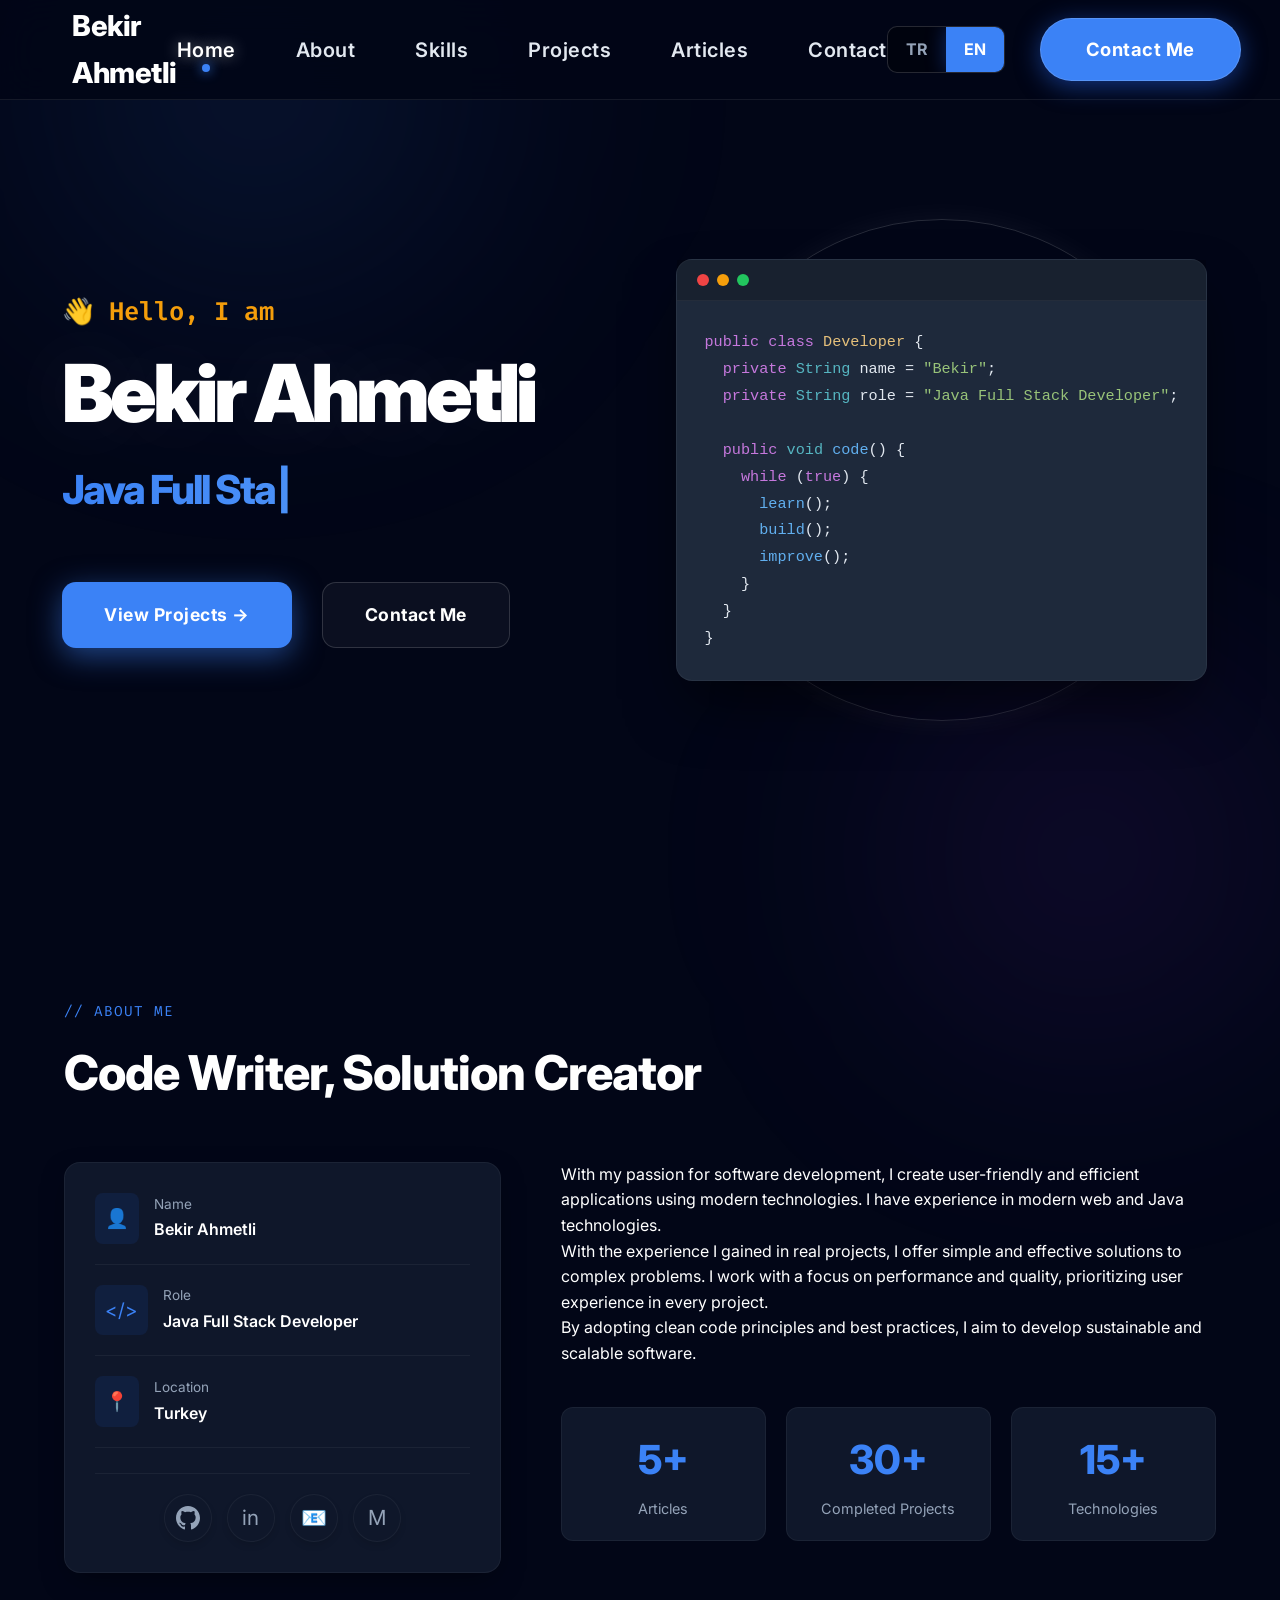
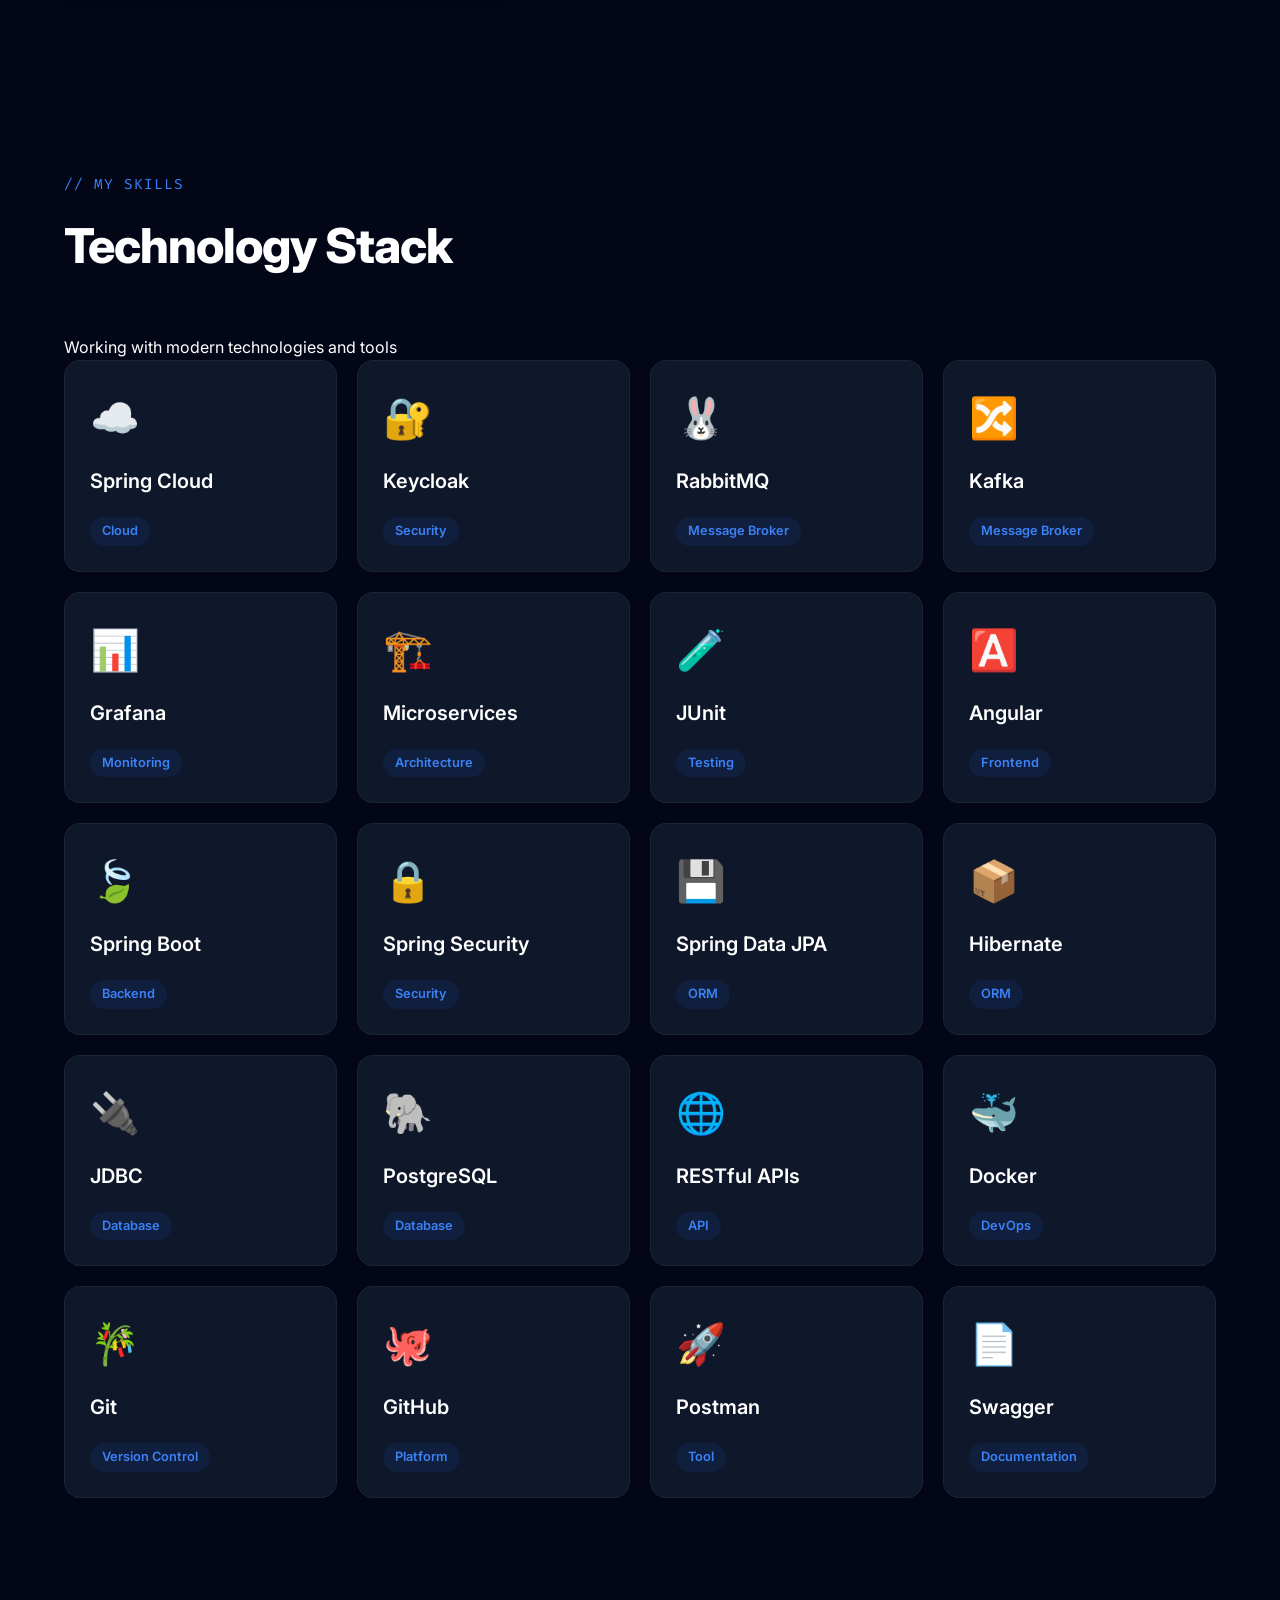
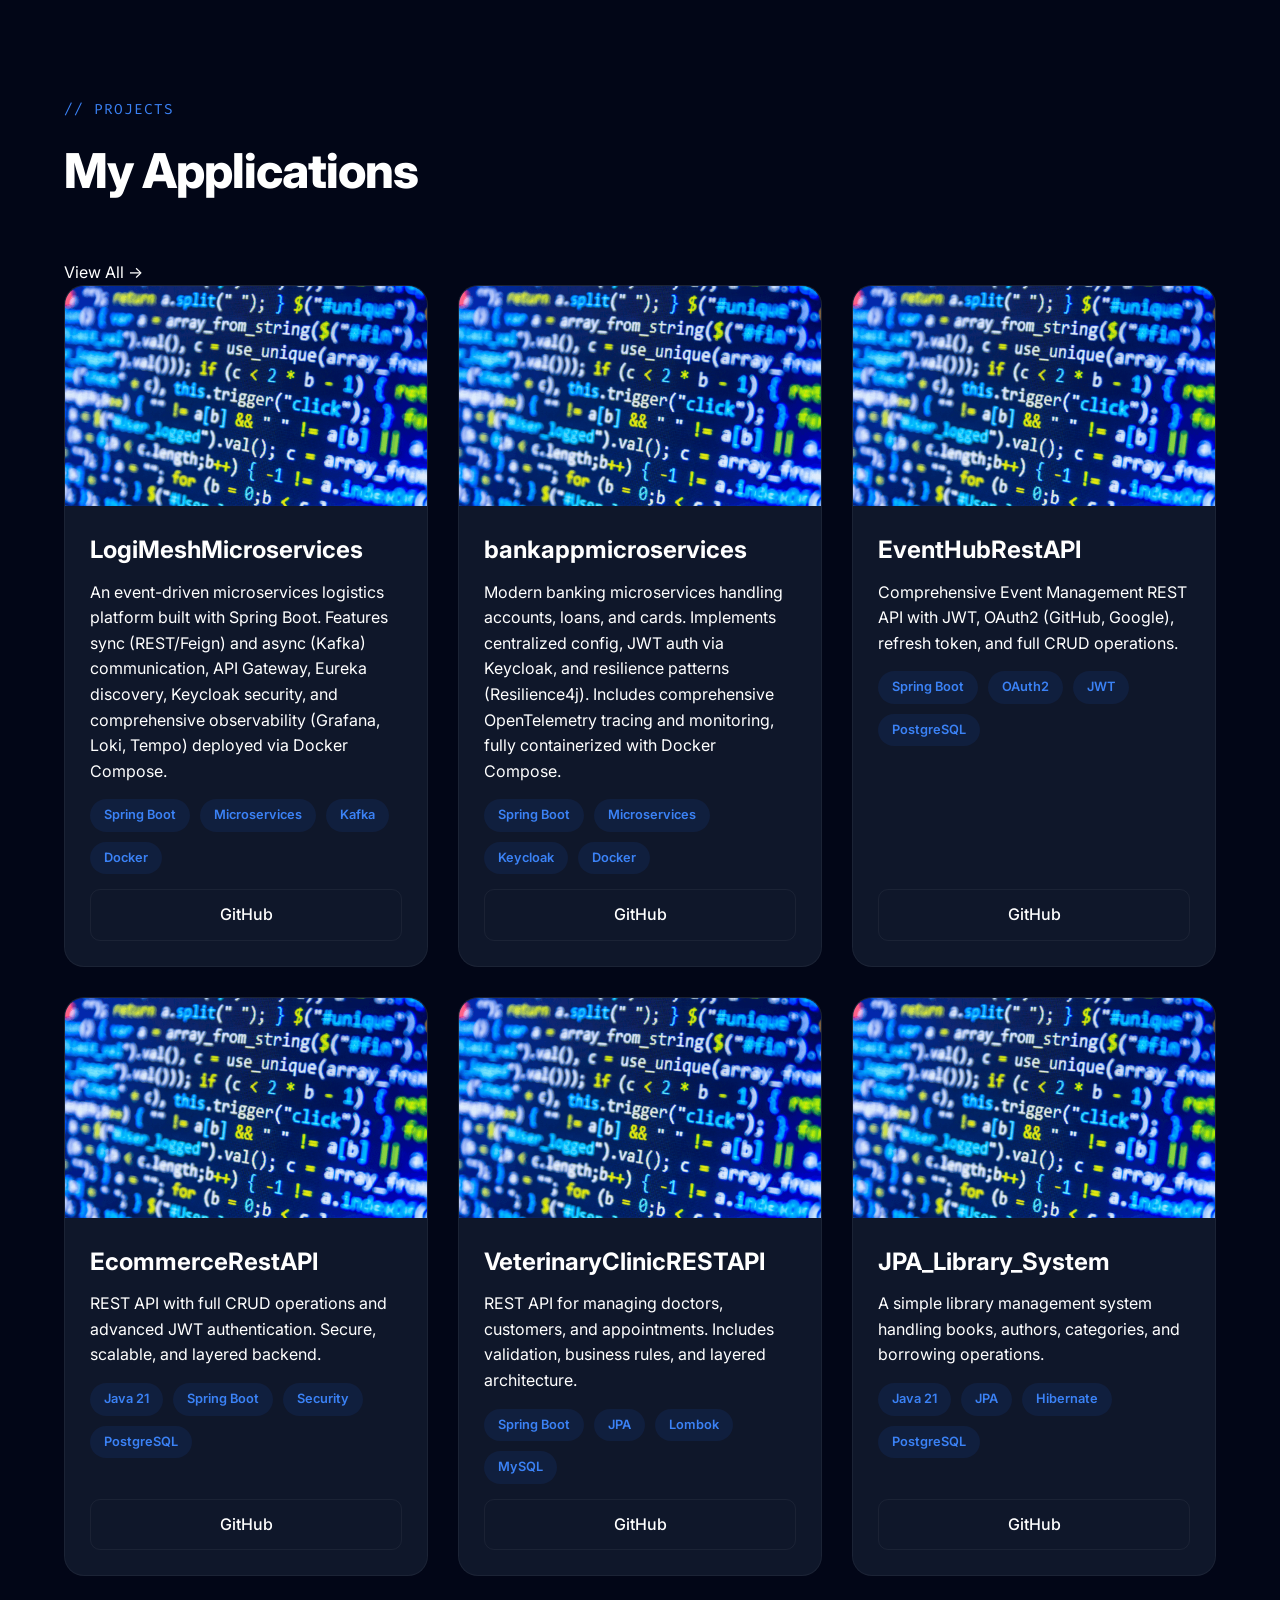
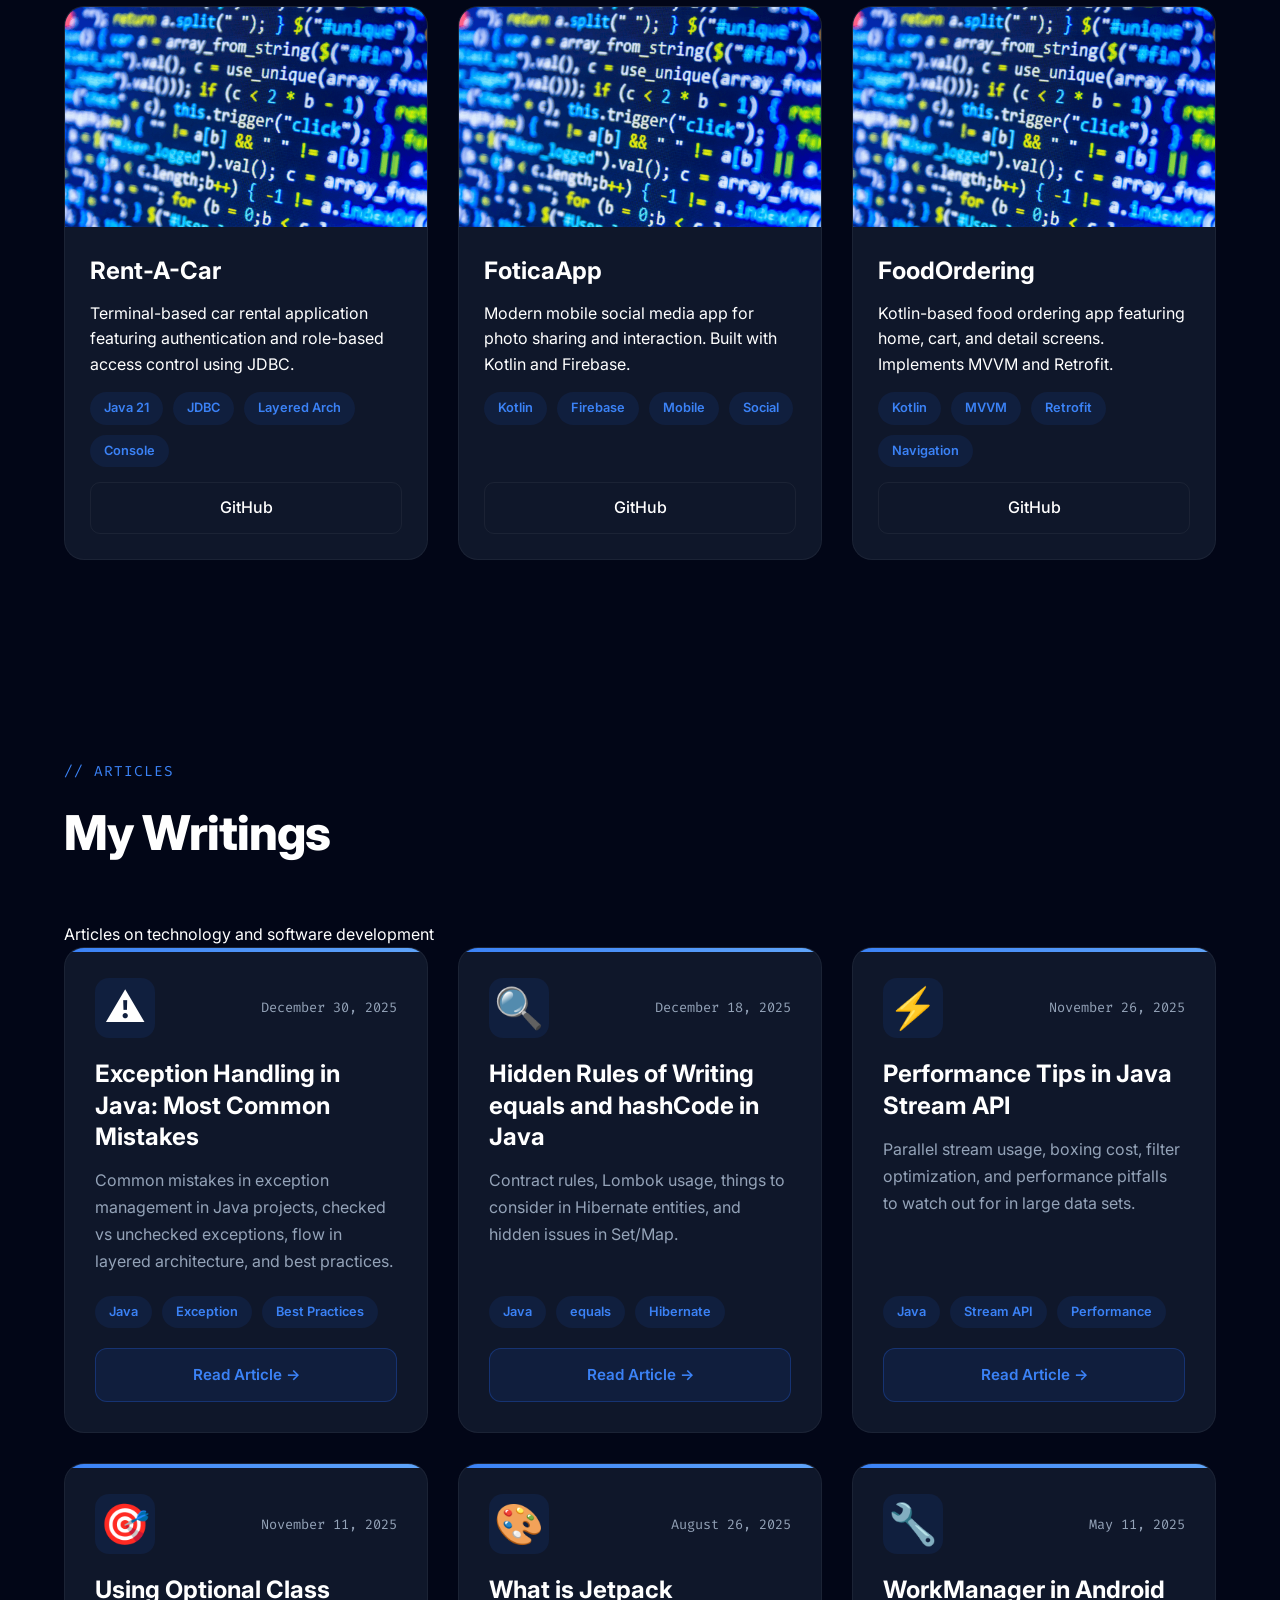
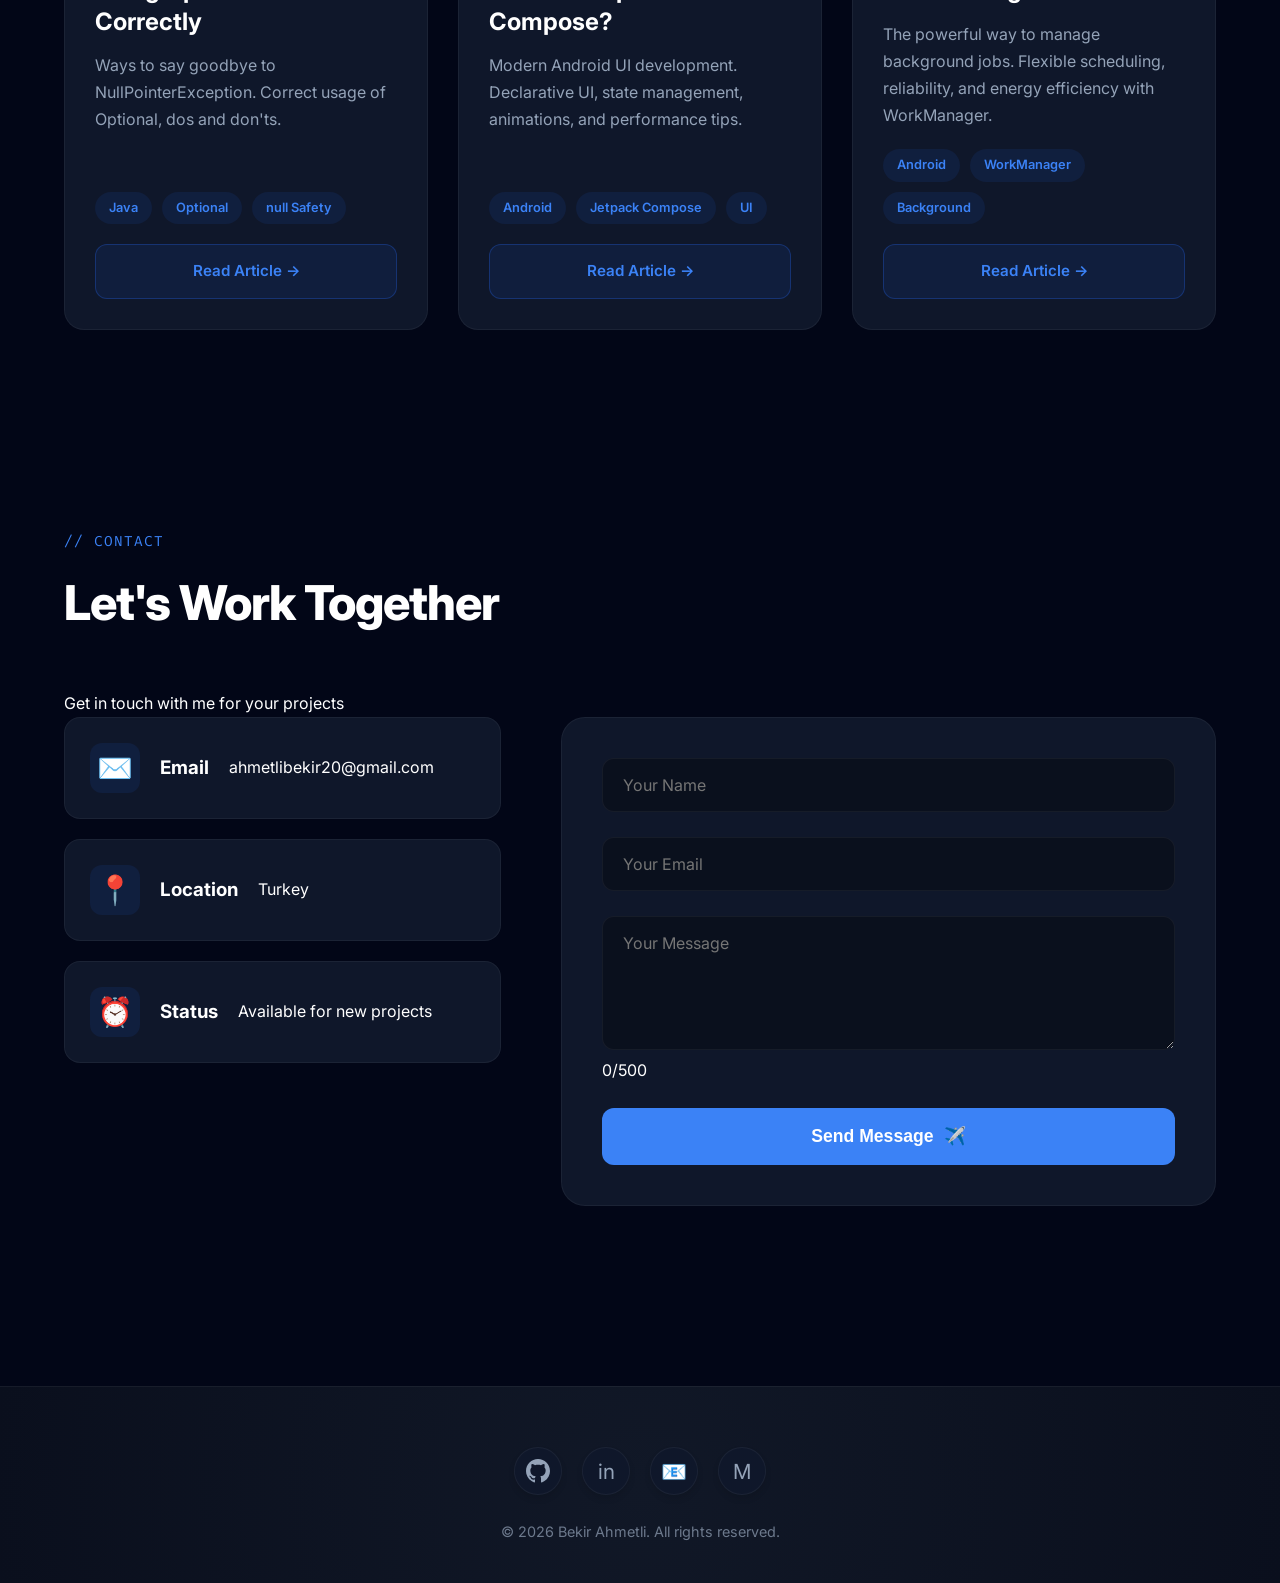
<file: index.html>
<!DOCTYPE html>
<html lang="tr">

<head>
    <meta charset="UTF-8">
    <meta name="viewport" content="width=device-width, initial-scale=1.0">
    <title>Bekir Ahmetli - Portfolio</title>
    <link rel="stylesheet" href="css/style.css">
</head>

<body>
    <!-- Navigation -->
    <nav class="navbar">
        <div class="container">
            <div class="nav-brand">
                <!-- Logo Removed -->
                <span>Bekir Ahmetli</span>
            </div>
            <ul class="nav-menu">
                <li><a href="#home" class="active" data-i18n="nav.home">Ana Sayfa</a></li>
                <li><a href="#about" data-i18n="nav.about">Hakkımda</a></li>
                <li><a href="#skills" data-i18n="nav.skills">Yetenekler</a></li>
                <li><a href="#projects" data-i18n="nav.projects">Projeler</a></li>
                <li><a href="#articles" data-i18n="nav.articles">Makaleler</a></li>
                <li><a href="#contact" data-i18n="nav.contact">İletişim</a></li>
            </ul>
            <div class="nav-utils">

                <div class="lang-switcher">
                    <a href="#" class="lang-btn active" data-lang="tr"
                        onclick="changeLanguage('tr'); return false;">TR</a>
                    <a href="#" class="lang-btn" data-lang="en" onclick="changeLanguage('en'); return false;">EN</a>
                </div>
                <a href="#contact" class="btn-hire" data-i18n="nav.hireMe">Bana Ulaşın</a>
            </div>
        </div>
    </nav>

    <!-- Hero Section -->
    <section id="home" class="hero">
        <div class="container">
            <div class="hero-content">
                <div class="hero-left reveal">
                    <p class="hero-greeting">👋 <span data-i18n="hero.greeting">Merhaba, Ben</span></p>
                    <h1 class="hero-name">Bekir Ahmetli</h1>
                    <h2 class="hero-role" data-i18n="hero.role">Java Full Stack Developer</h2>
                    <p class="hero-description" data-i18n="hero.description">Modern web ve backend teknolojileri ile
                        ölçeklenebilir uygulamalar geliştiriyorum.</p>
                    <div class="hero-buttons">
                        <a href="#projects" class="btn-primary" data-i18n="hero.viewProjects">Projeleri Görüntüle →</a>
                        <a href="#contact" class="btn-secondary" data-i18n="hero.contactMe">İletişime Geç</a>
                    </div>
                </div>
                <div class="hero-right reveal reveal-delay-1">
                    <div class="code-window">
                        <div class="code-header">
                            <span class="code-dot red"></span>
                            <span class="code-dot yellow"></span>
                            <span class="code-dot green"></span>
                        </div>
                        <div class="code-content">
                            <pre><code><span class="keyword">public</span> <span class="keyword">class</span> <span class="class-name">Developer</span> {
  <span class="keyword">private</span> <span class="type">String</span> name = <span class="string">"Bekir"</span>;
  <span class="keyword">private</span> <span class="type">String</span> role = <span class="string">"Java Full Stack Developer"</span>;

  <span class="keyword">public</span> <span class="type">void</span> <span class="method">code</span>() {
    <span class="keyword">while</span> (<span class="keyword">true</span>) {
      <span class="method">learn</span>();
      <span class="method">build</span>();
      <span class="method">improve</span>();
    }
  }
}</code></pre>
                        </div>
                    </div>
                </div>
            </div>
        </div>
    </section>

    <!-- About Section -->
    <section id="about" class="about-section">
        <div class="container">
            <p class="section-label" data-i18n="about.label">// HAKKIMDA</p>
            <h2 class="section-title" data-i18n="about.title">Kod Yazan, Çözüm Üreten</h2>
            <div class="about-content reveal">
                <div class="about-left">
                    <div class="info-card">
                        <div class="info-item">
                            <span class="info-icon">👤</span>
                            <div>
                                <span class="info-label" data-i18n="about.name">İsim</span>
                                <span class="info-value">Bekir Ahmetli</span>
                            </div>
                        </div>
                        <div class="info-item">
                            <span class="info-icon">&lt;/&gt;</span>
                            <div>
                                <span class="info-label" data-i18n="about.role">Rol</span>
                                <span class="info-value" data-i18n="about.roleValue">Java Full Stack Developer</span>
                            </div>
                        </div>
                        <div class="info-item">
                            <span class="info-icon">📍</span>
                            <div>
                                <span class="info-label" data-i18n="about.location">Konum</span>
                                <span class="info-value" data-i18n="about.locationValue">Türkiye</span>
                            </div>
                        </div>
                        <div class="social-links">
                            <a href="https://github.com/bekirahmetli" target="_blank" class="social-icon">
                                <svg xmlns="http://www.w3.org/2000/svg" width="24" height="24" viewBox="0 0 24 24"
                                    fill="currentColor">
                                    <path
                                        d="M12 0c-6.626 0-12 5.373-12 12 0 5.302 3.438 9.8 8.207 11.387.599.111.793-.261.793-.577v-2.234c-3.338.726-4.033-1.416-4.033-1.416-.546-1.387-1.333-1.756-1.333-1.756-1.089-.745.083-.729.083-.729 1.205.084 1.839 1.237 1.839 1.237 1.07 1.834 2.807 1.304 3.492.997.107-.775.418-1.305.762-1.604-2.665-.305-5.467-1.334-5.467-5.931 0-1.311.469-2.381 1.236-3.221-.124-.303-.535-1.524.117-3.176 0 0 1.008-.322 3.301 1.23.957-.266 1.983-.399 3.003-.404 1.02.005 2.047.138 3.006.404 2.291-1.552 3.297-1.23 3.297-1.23.653 1.653.242 2.874.118 3.176.77.84 1.235 1.911 1.235 3.221 0 4.609-2.807 5.624-5.479 5.921.43.372.823 1.102.823 2.222v3.293c0 .319.192.694.801.576 4.765-1.589 8.199-6.086 8.199-11.386 0-6.627-5.373-12-12-12z" />
                                </svg>
                            </a>
                            <a href="https://linkedin.com/in/bekirahmetli" target="_blank" class="social-icon">in</a>
                            <a href="mailto:ahmetlibekir20@gmail.com" class="social-icon">📧</a>
                            <a href="https://medium.com/@bekirahmetli" target="_blank" class="social-icon">M</a>
                        </div>
                    </div>
                </div>
                <div class="about-right">
                    <p data-i18n="about.paragraph1">Yazılım geliştirmeye olan tutkumla, modern teknolojileri kullanarak
                        kullanıcı dostu ve verimli uygulamalar oluşturuyorum. Modern web ve Java teknolojilerinde deneyim
                        sahibiyim.</p>
                    <p data-i18n="about.paragraph2">Gerçek projelerde edindiğim tecrübelerle, karmaşık problemlere basit
                        ve etkili çözümler sunuyorum. Her projede kullanıcı deneyimini ön planda tutarak, performans ve
                        kalite odaklı çalışıyorum.</p>
                    <p data-i18n="about.paragraph3">Temiz kod yazma prensipleri ve en iyi uygulamaları benimseyerek,
                        sürdürülebilir ve ölçeklenebilir yazılımlar geliştirmeyi hedefliyorum.</p>
                    <div class="stats-grid">
                        <div class="stat-card">
                            <h3>5+</h3>
                            <p data-i18n="about.yearsExp">Makale</p>
                        </div>
                        <div class="stat-card">
                            <h3>30+</h3>
                            <p data-i18n="about.completedProjects">Tamamlanan Proje</p>
                        </div>
                        <div class="stat-card">
                            <h3>15+</h3>
                            <p data-i18n="about.technologies">Teknoloji</p>
                        </div>
                    </div>
                </div>
            </div>
        </div>
    </section>


    <!-- Skills Section -->
    <section id="skills" class="skills-section">
        <div class="container">
            <p class="section-label" data-i18n="skills.label">// YETENEKLERİM</p>
            <h2 class="section-title" data-i18n="skills.title">Teknoloji Yığını</h2>
            <p class="section-subtitle" data-i18n="skills.subtitle">Modern teknolojiler ve araçlarla çalışıyorum</p>
            <div class="skills-grid">
                <!-- Spring Cloud -->
                <div class="skill-card reveal">
                    <div class="skill-icon">☁️</div>
                    <h3 data-i18n="skills.springcloud.title">Spring Cloud</h3>
                    <span class="skill-tag" data-i18n="skills.springcloud.tag">Cloud</span>
                </div>
                <!-- Keycloak -->
                <div class="skill-card reveal">
                    <div class="skill-icon">🔐</div>
                    <h3 data-i18n="skills.keycloak.title">Keycloak</h3>
                    <span class="skill-tag" data-i18n="skills.keycloak.tag">Security</span>
                </div>
                <!-- RabbitMQ -->
                <div class="skill-card reveal">
                    <div class="skill-icon">🐰</div>
                    <h3 data-i18n="skills.rabbitmq.title">RabbitMQ</h3>
                    <span class="skill-tag" data-i18n="skills.rabbitmq.tag">Message Broker</span>
                </div>
                <!-- Kafka -->
                <div class="skill-card reveal">
                    <div class="skill-icon">🔀</div>
                    <h3 data-i18n="skills.kafka.title">Kafka</h3>
                    <span class="skill-tag" data-i18n="skills.kafka.tag">Message Broker</span>
                </div>
                <!-- Grafana -->
                <div class="skill-card reveal">
                    <div class="skill-icon">📊</div>
                    <h3 data-i18n="skills.grafana.title">Grafana</h3>
                    <span class="skill-tag" data-i18n="skills.grafana.tag">Monitoring</span>
                </div>
                <!-- Microservices -->
                <div class="skill-card reveal">
                    <div class="skill-icon">🏗️</div>
                    <h3 data-i18n="skills.microservices.title">Microservices</h3>
                    <span class="skill-tag" data-i18n="skills.microservices.tag">Architecture</span>
                </div>
                <!-- JUnit -->
                <div class="skill-card reveal">
                    <div class="skill-icon">🧪</div>
                    <h3 data-i18n="skills.junit.title">JUnit</h3>
                    <span class="skill-tag" data-i18n="skills.junit.tag">Testing</span>
                </div>
                <!-- Angular -->
                <div class="skill-card reveal">
                    <div class="skill-icon">🅰️</div>
                    <h3 data-i18n="skills.angular.title">Angular</h3>
                    <span class="skill-tag" data-i18n="skills.angular.tag">Frontend</span>
                </div>
                <!-- 4. Spring Boot -->
                <div class="skill-card reveal">
                    <div class="skill-icon">🍃</div>
                    <h3 data-i18n="skills.springboot.title">Spring Boot</h3>
                    <span class="skill-tag" data-i18n="skills.springboot.tag">Backend</span>
                </div>
                <!-- 5. Spring Security -->
                <div class="skill-card reveal">
                    <div class="skill-icon">🔒</div>
                    <h3 data-i18n="skills.security.title">Spring Security</h3>
                    <span class="skill-tag" data-i18n="skills.security.tag">Security</span>
                </div>
                <!-- 6. Spring Data JPA -->
                <div class="skill-card reveal">
                    <div class="skill-icon">💾</div>
                    <h3 data-i18n="skills.jpa.title">Spring Data JPA</h3>
                    <span class="skill-tag" data-i18n="skills.jpa.tag">ORM</span>
                </div>
                <!-- 7. Hibernate -->
                <div class="skill-card reveal">
                    <div class="skill-icon">📦</div>
                    <h3 data-i18n="skills.hibernate.title">Hibernate</h3>
                    <span class="skill-tag" data-i18n="skills.hibernate.tag">ORM</span>
                </div>
                <!-- 8. JDBC -->
                <div class="skill-card reveal">
                    <div class="skill-icon">🔌</div>
                    <h3 data-i18n="skills.jdbc.title">JDBC</h3>
                    <span class="skill-tag" data-i18n="skills.jdbc.tag">Database</span>
                </div>
                <!-- 9. PostgreSQL -->
                <div class="skill-card reveal">
                    <div class="skill-icon">🐘</div>
                    <h3 data-i18n="skills.postgres.title">PostgreSQL</h3>
                    <span class="skill-tag" data-i18n="skills.postgres.tag">Database</span>
                </div>
                <!-- 10. RESTful APIs -->
                <div class="skill-card reveal">
                    <div class="skill-icon">🌐</div>
                    <h3 data-i18n="skills.rest.title">RESTful APIs</h3>
                    <span class="skill-tag" data-i18n="skills.rest.tag">API</span>
                </div>
                <!-- 11. Docker -->
                <div class="skill-card reveal">
                    <div class="skill-icon">🐳</div>
                    <h3 data-i18n="skills.docker.title">Docker</h3>
                    <span class="skill-tag" data-i18n="skills.docker.tag">DevOps</span>
                </div>
                <!-- 12. Git -->
                <div class="skill-card reveal">
                    <div class="skill-icon">🎋</div>
                    <h3 data-i18n="skills.git.title">Git</h3>
                    <span class="skill-tag" data-i18n="skills.git.tag">Version Control</span>
                </div>
                <!-- 13. GitHub -->
                <div class="skill-card reveal">
                    <div class="skill-icon">🐙</div>
                    <h3 data-i18n="skills.github.title">GitHub</h3>
                    <span class="skill-tag" data-i18n="skills.github.tag">Platform</span>
                </div>
                <!-- 14. Postman -->
                <div class="skill-card reveal">
                    <div class="skill-icon">🚀</div>
                    <h3 data-i18n="skills.postman.title">Postman</h3>
                    <span class="skill-tag" data-i18n="skills.postman.tag">Tool</span>
                </div>
                <!-- 15. Swagger -->
                <div class="skill-card reveal">
                    <div class="skill-icon">📄</div>
                    <h3 data-i18n="skills.swagger.title">Swagger</h3>
                    <span class="skill-tag" data-i18n="skills.swagger.tag">Documentation</span>
                </div>
            </div>
        </div>
    </section>

    <!-- Projects Section -->
    <section id="projects" class="projects-section">
        <div class="container">
            <div class="section-header">
                <div>
                    <p class="section-label" data-i18n="projects.label">// PROJELER</p>
                    <h2 class="section-title" data-i18n="projects.title">Uygulamalarım</h2>
                </div>
                <a href="https://github.com/bekirahmetli" target="_blank" class="view-all"
                    data-i18n="projects.viewAll">Tümünü Görüntüle →</a>
            </div>
            <div class="projects-grid">
                <!-- 8. LogiMeshMicroservices -->
                <div class="project-card reveal">
                    <div class="project-image">
                        <img src="utils/code.png" alt="LogiMeshMicroservices">
                    </div>
                    <div class="project-content">
                        <h3 data-i18n="projects.project8.title">LogiMeshMicroservices</h3>
                        <p data-i18n="projects.project8.desc">An event-driven microservices logistics platform built with Spring Boot. Features sync (REST/Feign) and async (Kafka) communication, API Gateway, Eureka discovery, Keycloak security, and comprehensive observability (Grafana, Loki, Tempo) deployed via Docker Compose.</p>
                        <div class="project-tags">
                            <span class="tag">Spring Boot</span>
                            <span class="tag">Microservices</span>
                            <span class="tag">Kafka</span>
                            <span class="tag">Docker</span>
                        </div>
                        <a href="https://github.com/bekirahmetli/LogiMeshMicroservices" target="_blank"
                            class="btn-github">GitHub</a>
                    </div>
                </div>

                <!-- 9. bankappmicroservices -->
                <div class="project-card reveal">
                    <div class="project-image">
                        <img src="utils/code.png" alt="bankappmicroservices">
                    </div>
                    <div class="project-content">
                        <h3 data-i18n="projects.project9.title">bankappmicroservices</h3>
                        <p data-i18n="projects.project9.desc">Modern banking microservices handling accounts, loans, and cards. Implements centralized config, JWT auth via Keycloak, and resilience patterns (Resilience4j). Includes comprehensive OpenTelemetry tracing and monitoring, fully containerized with Docker Compose.</p>
                        <div class="project-tags">
                            <span class="tag">Spring Boot</span>
                            <span class="tag">Microservices</span>
                            <span class="tag">Keycloak</span>
                            <span class="tag">Docker</span>
                        </div>
                        <a href="https://github.com/bekirahmetli/bankappmicroservices" target="_blank"
                            class="btn-github">GitHub</a>
                    </div>
                </div>

                <!-- 7. EventHubRestAPI -->
                <div class="project-card reveal">
                    <div class="project-image">
                        <img src="utils/code.png" alt="EventHubRestAPI">
                    </div>
                    <div class="project-content">
                        <h3 data-i18n="projects.project7.title">EventHubRestAPI</h3>
                        <p data-i18n="projects.project7.desc">Comprehensive Event Management REST API with JWT, OAuth2
                            (GitHub, Google), refresh token, and full CRUD operations.</p>
                        <div class="project-tags">
                            <span class="tag">Spring Boot</span>
                            <span class="tag">OAuth2</span>
                            <span class="tag">JWT</span>
                            <span class="tag">PostgreSQL</span>
                        </div>
                        <a href="https://github.com/bekirahmetli/EventHubRestAPI" target="_blank"
                            class="btn-github">GitHub</a>
                    </div>
                </div>

                <!-- 1. EcommerceRestAPI -->
                <div class="project-card reveal">
                    <div class="project-image">
                        <img src="utils/code.png" alt="EcommerceRestAPI">
                    </div>
                    <div class="project-content">
                        <h3 data-i18n="projects.project1.title">EcommerceRestAPI</h3>
                        <p data-i18n="projects.project1.desc">REST API with full CRUD operations and advanced JWT
                            authentication. Secure and layered backend.</p>
                        <div class="project-tags">
                            <span class="tag">Java 21</span>
                            <span class="tag">Spring Boot</span>
                            <span class="tag">Security</span>
                            <span class="tag">PostgreSQL</span>
                        </div>
                        <a href="https://github.com/bekirahmetli/EcommerceRestAPI" target="_blank"
                            class="btn-github">GitHub</a>
                    </div>
                </div>

                <!-- 2. VeterinaryClinicRESTAPI -->
                <div class="project-card reveal">
                    <div class="project-image">
                        <img src="utils/code.png" alt="VeterinaryClinicRESTAPI">
                    </div>
                    <div class="project-content">
                        <h3 data-i18n="projects.project2.title">VeterinaryClinicRESTAPI</h3>
                        <p data-i18n="projects.project2.desc">REST API for managing doctors, customers, animals.
                            Includes validation and business rules.</p>
                        <div class="project-tags">
                            <span class="tag">Spring Boot</span>
                            <span class="tag">JPA</span>
                            <span class="tag">Lombok</span>
                            <span class="tag">MySQL</span>
                        </div>
                        <a href="https://github.com/bekirahmetli/VeterinaryClinicRESTAPI" target="_blank"
                            class="btn-github">GitHub</a>
                    </div>
                </div>

                <!-- 3. JPA_Library_System -->
                <div class="project-card reveal">
                    <div class="project-image">
                        <img src="utils/code.png" alt="JPA_Library_System">
                    </div>
                    <div class="project-content">
                        <h3 data-i18n="projects.project3.title">JPA_Library_System</h3>
                        <p data-i18n="projects.project3.desc">A simple library management system handling books,
                            authors, categories, publishers.</p>
                        <div class="project-tags">
                            <span class="tag">Java 21</span>
                            <span class="tag">JPA</span>
                            <span class="tag">Hibernate</span>
                            <span class="tag">PostgreSQL</span>
                        </div>
                        <a href="https://github.com/bekirahmetli/JPA_Library_System" target="_blank"
                            class="btn-github">GitHub</a>
                    </div>
                </div>

                <!-- 4. Rent-A-Car -->
                <div class="project-card reveal">
                    <div class="project-image">
                        <img src="utils/code.png" alt="Rent-A-Car">
                    </div>
                    <div class="project-content">
                        <h3 data-i18n="projects.project4.title">Rent-A-Car</h3>
                        <p data-i18n="projects.project4.desc">Terminal-based car rental application featuring
                            authentication and role-based access control.</p>
                        <div class="project-tags">
                            <span class="tag">Java 21</span>
                            <span class="tag">JDBC</span>
                            <span class="tag">Layered Arch</span>
                            <span class="tag">Console</span>
                        </div>
                        <a href="https://github.com/bekirahmetli/Rent-A-Car" target="_blank"
                            class="btn-github">GitHub</a>
                    </div>
                </div>

                <!-- 5. FoticaApp -->
                <div class="project-card reveal">
                    <div class="project-image">
                        <img src="utils/code.png" alt="FoticaApp">
                    </div>
                    <div class="project-content">
                        <h3 data-i18n="projects.project5.title">FoticaApp</h3>
                        <p data-i18n="projects.project5.desc">A modern mobile social media app where users can share
                            photos, comment, like, and follow others.</p>
                        <div class="project-tags">
                            <span class="tag">Kotlin</span>
                            <span class="tag">Firebase</span>
                            <span class="tag">Mobile</span>
                            <span class="tag">Social</span>
                        </div>
                        <a href="https://github.com/bekirahmetli/FoticaApp" target="_blank"
                            class="btn-github">GitHub</a>
                    </div>
                </div>

                <!-- 6. FoodOrdering -->
                <div class="project-card reveal">
                    <div class="project-image">
                        <img src="utils/code.png" alt="FoodOrdering">
                    </div>
                    <div class="project-content">
                        <h3 data-i18n="projects.project6.title">FoodOrdering</h3>
                        <p data-i18n="projects.project6.desc">Kotlin-based food ordering app featuring home, favorites,
                            cart, and food detail screens.</p>
                        <div class="project-tags">
                            <span class="tag">Kotlin</span>
                            <span class="tag">MVVM</span>
                            <span class="tag">Retrofit</span>
                            <span class="tag">Navigation</span>
                        </div>
                        <a href="https://github.com/bekirahmetli/FoodOrdering" target="_blank"
                            class="btn-github">GitHub</a>
                    </div>
                </div>


            </div>
        </div>
    </section>

    <!-- Articles Section -->
    <section id="articles" class="articles-section">
        <div class="container">
            <p class="section-label" data-i18n="articles.label">// MAKALELER</p>
            <h2 class="section-title" data-i18n="articles.title">Yazılarım</h2>
            <p class="section-subtitle" data-i18n="articles.subtitle">Teknoloji ve yazılım geliştirme üzerine
                makalelerim</p>
            <div class="articles-grid">
                <!-- Article 1: Exception Handling (30 Aralık 2025) -->
                <div class="article-card reveal">
                    <div class="article-header">
                        <div class="article-icon">⚠️</div>
                        <span class="article-date" data-i18n="articles.article1.date">30 Aralık 2025</span>
                    </div>
                    <h3 data-i18n="articles.article1.title">Java'da Exception Handling: En Sık Yapılan Hatalar</h3>
                    <p data-i18n="articles.article1.desc">Java projelerinde exception yönetiminin yaygın hataları,
                        checked vs unchecked exception, katmanlı mimaride akış ve best practices.</p>
                    <div class="article-tags">
                        <span class="tag">Java</span>
                        <span class="tag">Exception</span>
                        <span class="tag">Best Practices</span>
                    </div>
                    <a href="https://medium.com/@bekirahmetli/javada-exception-handling-en-s%C4%B1k-yap%C4%B1lan-hatalar-72cee51a9b3f"
                        target="_blank" class="btn-read-article" data-i18n="articles.readMore">Makaleyi Oku →</a>
                </div>

                <!-- Article 2: equals ve hashCode (18 Aralık 2025) -->
                <div class="article-card reveal">
                    <div class="article-header">
                        <div class="article-icon">🔍</div>
                        <span class="article-date" data-i18n="articles.article2.date">18 Aralık 2025</span>
                    </div>
                    <h3 data-i18n="articles.article2.title">Java'da equals ve hashCode Yazmanın Gizli Kuralları</h3>
                    <p data-i18n="articles.article2.desc">Contract kuralları, Lombok kullanımı, Hibernate entity'lerinde
                        dikkat edilmesi gerekenler ve Set/Map'lerdeki gizli sorunlar.</p>
                    <div class="article-tags">
                        <span class="tag">Java</span>
                        <span class="tag">equals</span>
                        <span class="tag">Hibernate</span>
                    </div>
                    <a href="https://medium.com/@bekirahmetli/javada-equals-ve-hashcode-yazman%C4%B1n-gizli-kurallar%C4%B1-2b7d457332bf"
                        target="_blank" class="btn-read-article" data-i18n="articles.readMore">Makaleyi Oku →</a>
                </div>

                <!-- Article 3: Stream API (26 Kasım 2025) -->
                <div class="article-card reveal">
                    <div class="article-header">
                        <div class="article-icon">⚡</div>
                        <span class="article-date" data-i18n="articles.article3.date">26 Kasım 2025</span>
                    </div>
                    <h3 data-i18n="articles.article3.title">Java Stream API'de Performans İpuçları</h3>
                    <p data-i18n="articles.article3.desc">Paralel stream kullanımı, boxing maliyeti, filter
                        optimizasyonu ve büyük veri setlerinde dikkat edilmesi gereken tuzaklar.</p>
                    <div class="article-tags">
                        <span class="tag">Java</span>
                        <span class="tag">Stream API</span>
                        <span class="tag">Performance</span>
                    </div>
                    <a href="https://medium.com/@bekirahmetli/java-stream-apide-performans-i%CC%87pu%C3%A7lar%C4%B1-75faeaf71ed5"
                        target="_blank" class="btn-read-article" data-i18n="articles.readMore">Makaleyi Oku →</a>
                </div>

                <!-- Article 4: Optional (11 Kasım 2025) -->
                <div class="article-card reveal">
                    <div class="article-header">
                        <div class="article-icon">🎯</div>
                        <span class="article-date" data-i18n="articles.article4.date">11 Kasım 2025</span>
                    </div>
                    <h3 data-i18n="articles.article4.title">Optional Sınıfını Doğru Kullanmak</h3>
                    <p data-i18n="articles.article4.desc">NullPointerException'a veda etmenin yolları. Optional'ın doğru
                        kullanımı, yapılması ve yapılmaması gerekenler.</p>
                    <div class="article-tags">
                        <span class="tag">Java</span>
                        <span class="tag">Optional</span>
                        <span class="tag">null Safety</span>
                    </div>
                    <a href="https://medium.com/@bekirahmetli/optional-s%C4%B1n%C4%B1f%C4%B1n%C4%B1-do%C4%9Fru-kullanmak-nullpointerexceptiona-veda-etmenin-yollar%C4%B1-ff0e655ad341"
                        target="_blank" class="btn-read-article" data-i18n="articles.readMore">Makaleyi Oku →</a>
                </div>

                <!-- Article 5: Jetpack Compose (26 Ağustos 2025) -->
                <div class="article-card reveal">
                    <div class="article-header">
                        <div class="article-icon">🎨</div>
                        <span class="article-date" data-i18n="articles.article5.date">26 Ağustos 2025</span>
                    </div>
                    <h3 data-i18n="articles.article5.title">What is Jetpack Compose?</h3>
                    <p data-i18n="articles.article5.desc">Modern Android UI geliştirme. Declarative UI, state
                        management, animasyonlar ve performans ipuçları.</p>
                    <div class="article-tags">
                        <span class="tag">Android</span>
                        <span class="tag">Jetpack Compose</span>
                        <span class="tag">UI</span>
                    </div>
                    <a href="https://medium.com/@bekirahmetli/what-is-jetpack-compose-modern-android-ui-development-f1923c1a9454"
                        target="_blank" class="btn-read-article" data-i18n="articles.readMore">Makaleyi Oku →</a>
                </div>

                <!-- Article 6: WorkManager (11 Mayıs 2025) -->
                <div class="article-card reveal">
                    <div class="article-header">
                        <div class="article-icon">🔧</div>
                        <span class="article-date" data-i18n="articles.article6.date">11 Mayıs 2025</span>
                    </div>
                    <h3 data-i18n="articles.article6.title">Android'de WorkManager</h3>
                    <p data-i18n="articles.article6.desc">Arka plan işlerini yönetmenin güçlü yolu. WorkManager ile
                        esnek zamanlama, güvenilirlik ve enerji verimliliği.</p>
                    <div class="article-tags">
                        <span class="tag">Android</span>
                        <span class="tag">WorkManager</span>
                        <span class="tag">Background</span>
                    </div>
                    <a href="https://medium.com/@bekirahmetli/androidde-workmanager-arka-plan-i%CC%87%C5%9Flerini-y%C3%B6netmenin-g%C3%BC%C3%A7l%C3%BC-yolu-f7747f944e7f"
                        target="_blank" class="btn-read-article" data-i18n="articles.readMore">Makaleyi Oku →</a>
                </div>
            </div>
        </div>
    </section>

    <!-- Contact Section -->
    <section id="contact" class="contact-section">
        <div class="container">
            <p class="section-label" data-i18n="contact.label">// İLETİŞİM</p>
            <h2 class="section-title" data-i18n="contact.title">Birlikte Çalışalım</h2>
            <p class="section-subtitle" data-i18n="contact.subtitle">Projeleriniz için benimle iletişime geçin</p>
            <div class="contact-content reveal">
                <div class="contact-info">
                    <div class="contact-card">
                        <div class="contact-icon">✉️</div>
                        <h3 data-i18n="contact.email">Email</h3>
                        <p>ahmetlibekir20@gmail.com</p>
                    </div>
                    <div class="contact-card">
                        <div class="contact-icon">📍</div>
                        <h3 data-i18n="contact.location">Konum</h3>
                        <p data-i18n="contact.locationValue">Türkiye</p>
                    </div>
                    <div class="contact-card">
                        <div class="contact-icon">⏰</div>
                        <h3 data-i18n="contact.status">Durum</h3>
                        <p data-i18n="contact.statusValue">Yeni projeler için müsait</p>
                    </div>
                </div>
                <div class="contact-form">
                    <form id="contactForm">
                        <div class="form-group">
                            <input type="text" id="name" data-i18n="contact.formName" placeholder="Adınız" required>
                        </div>
                        <div class="form-group">
                            <input type="email" id="email" data-i18n="contact.formEmail" placeholder="Email Adresiniz"
                                required>
                        </div>
                        <div class="form-group">
                            <textarea id="message" data-i18n="contact.formMessage" placeholder="Mesajınız" rows="5"
                                maxlength="500" required></textarea>
                            <span class="char-count">0/500</span>
                        </div>
                        <button type="submit" class="btn-send">
                            <span data-i18n="contact.sendBtn">Mesaj Gönder</span>
                            <span>✈️</span>
                        </button>
                    </form>
                </div>
            </div>
        </div>
    </section>

    <!-- Footer -->
    <footer class="footer">
        <div class="container">
            <div class="footer-social">
                <a href="https://github.com/bekirahmetli" target="_blank" class="social-icon">
                    <svg xmlns="http://www.w3.org/2000/svg" width="24" height="24" viewBox="0 0 24 24"
                        fill="currentColor">
                        <path
                            d="M12 0c-6.626 0-12 5.373-12 12 0 5.302 3.438 9.8 8.207 11.387.599.111.793-.261.793-.577v-2.234c-3.338.726-4.033-1.416-4.033-1.416-.546-1.387-1.333-1.756-1.333-1.756-1.089-.745.083-.729.083-.729 1.205.084 1.839 1.237 1.839 1.237 1.07 1.834 2.807 1.304 3.492.997.107-.775.418-1.305.762-1.604-2.665-.305-5.467-1.334-5.467-5.931 0-1.311.469-2.381 1.236-3.221-.124-.303-.535-1.524.117-3.176 0 0 1.008-.322 3.301 1.23.957-.266 1.983-.399 3.003-.404 1.02.005 2.047.138 3.006.404 2.291-1.552 3.297-1.23 3.297-1.23.653 1.653.242 2.874.118 3.176.77.84 1.235 1.911 1.235 3.221 0 4.609-2.807 5.624-5.479 5.921.43.372.823 1.102.823 2.222v3.293c0 .319.192.694.801.576 4.765-1.589 8.199-6.086 8.199-11.386 0-6.627-5.373-12-12-12z" />
                    </svg>
                </a>
                <a href="https://linkedin.com/in/bekirahmetli" target="_blank" class="social-icon">in</a>
                <a href="mailto:ahmetlibekir20@gmail.com" class="social-icon">📧</a>
                <a href="https://medium.com/@bekirahmetli" target="_blank" class="social-icon">M</a>
            </div>
            <p class="footer-copyright" data-i18n="footer.copyright">© 2024 Bekir Ahmetli. Tüm hakları saklıdır.</p>
        </div>
    </footer>

    <script src="js/language.js"></script>
    <script src="js/main.js"></script>
</body>

</html>
</file>
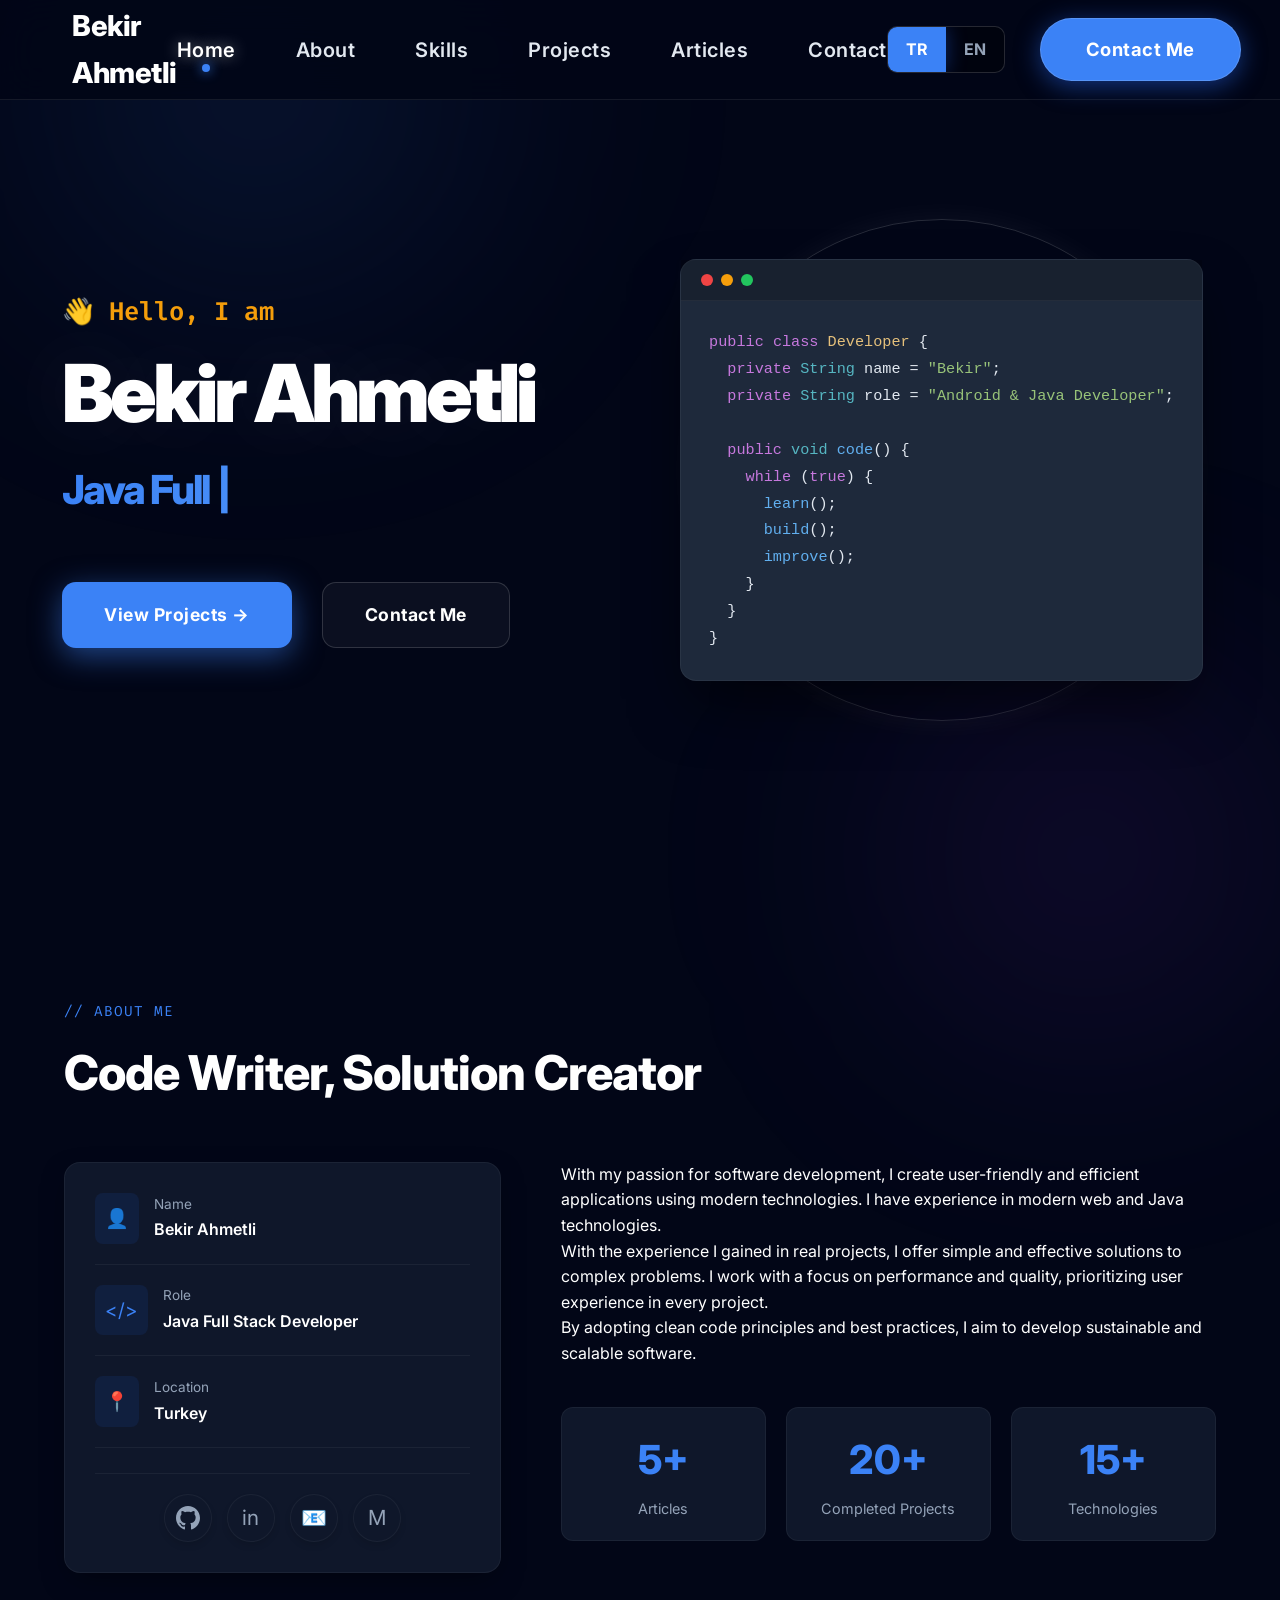
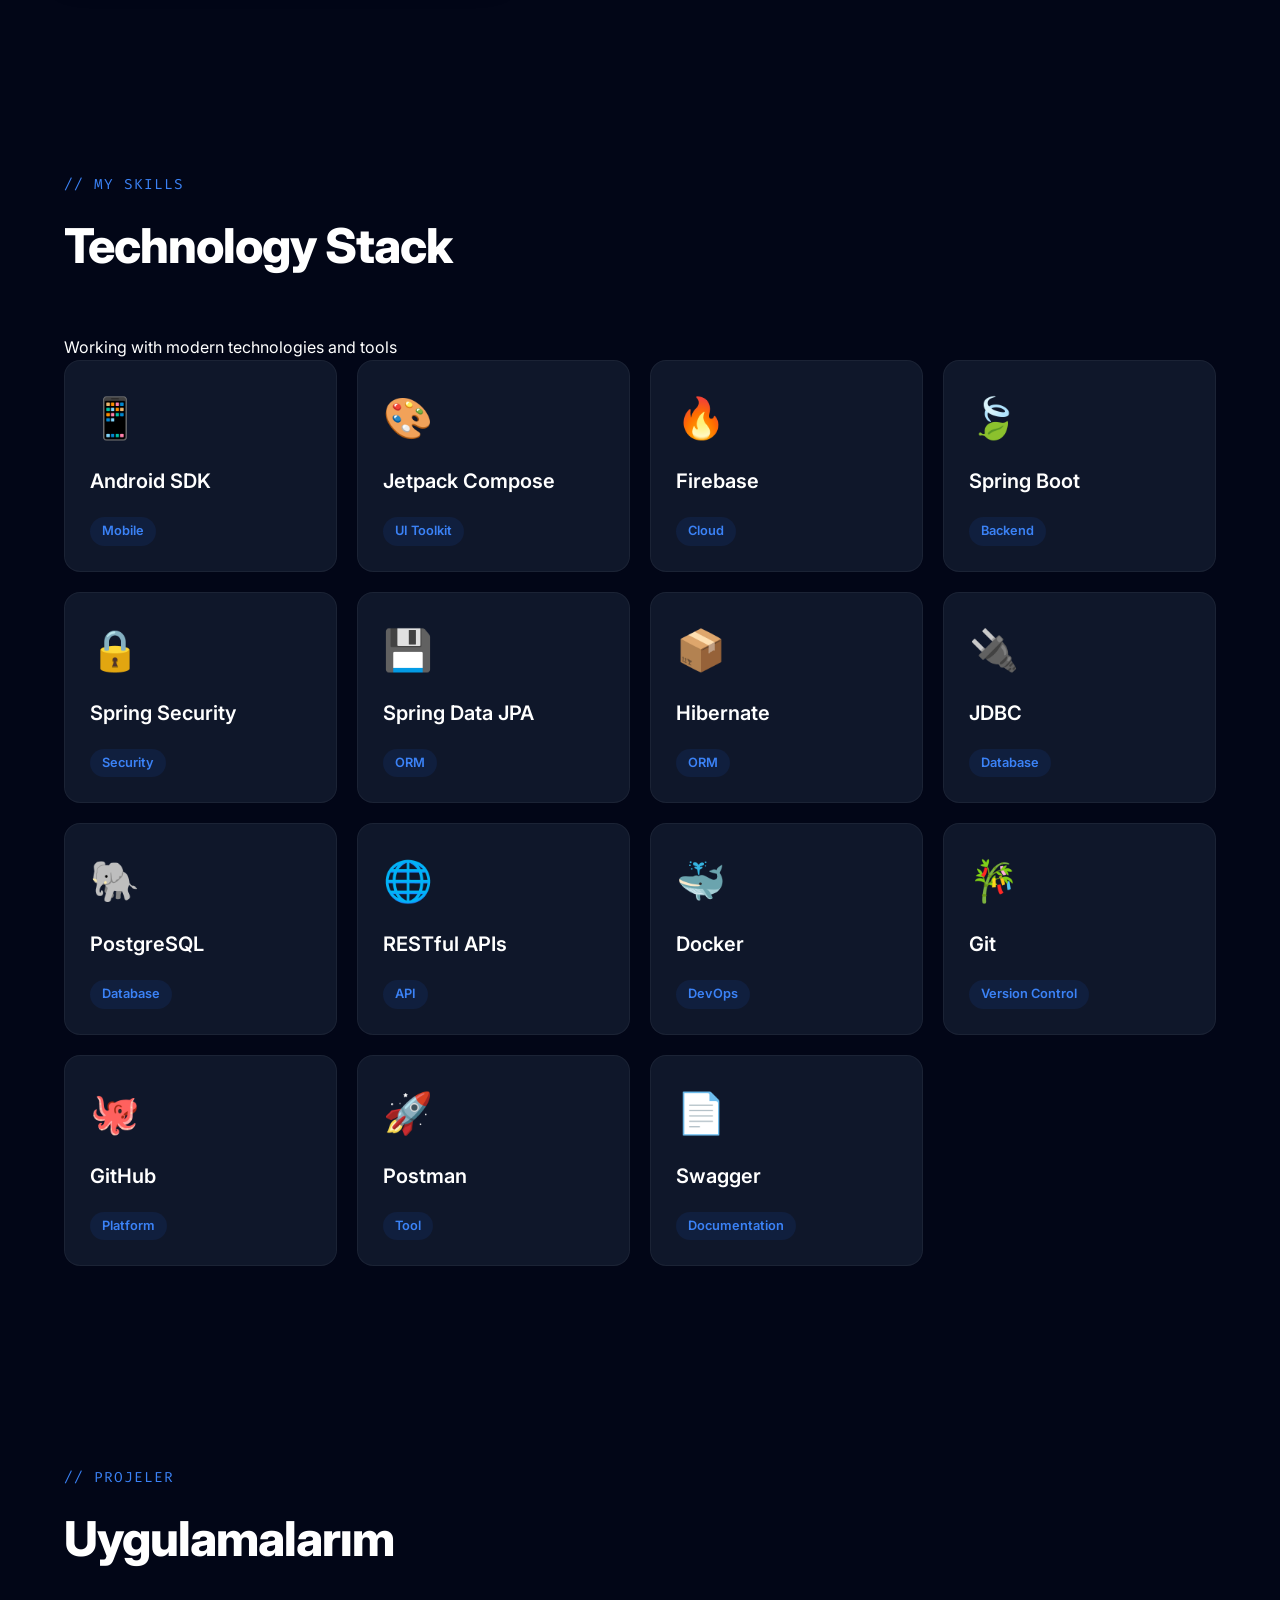
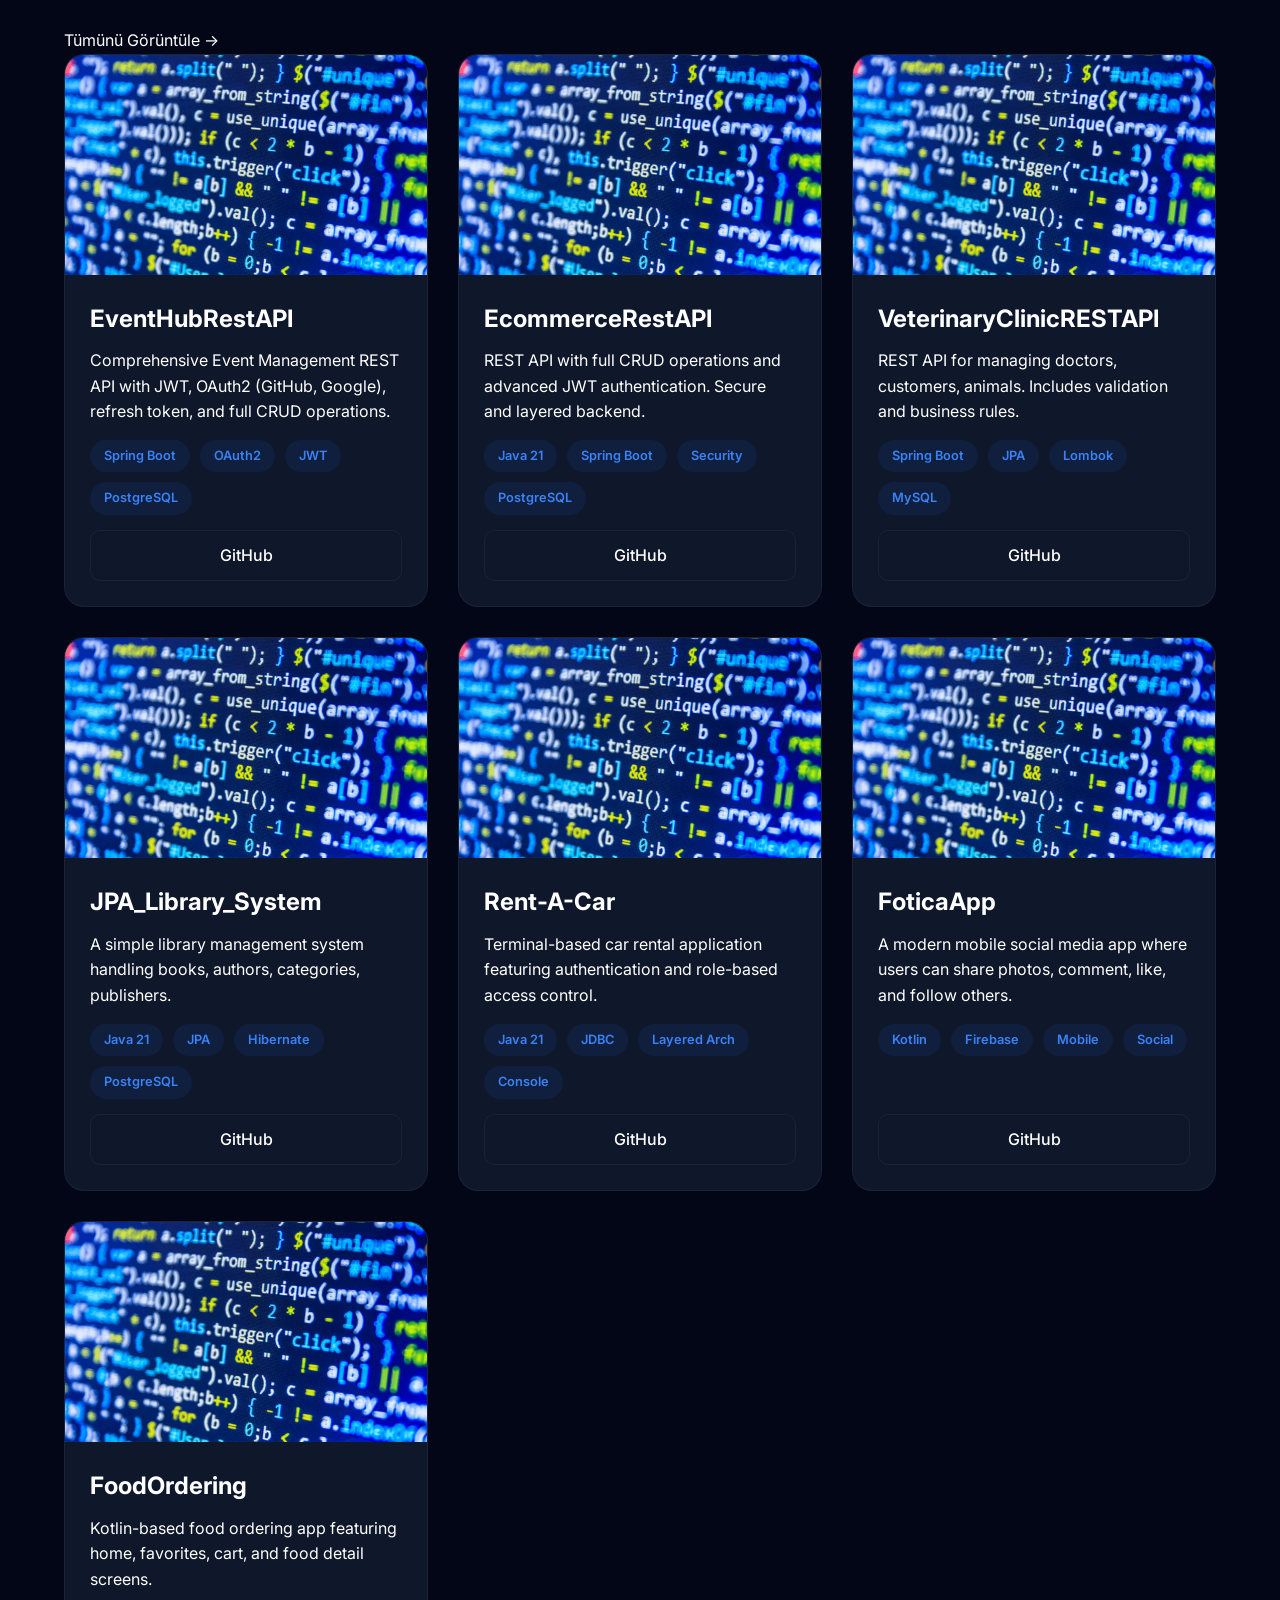
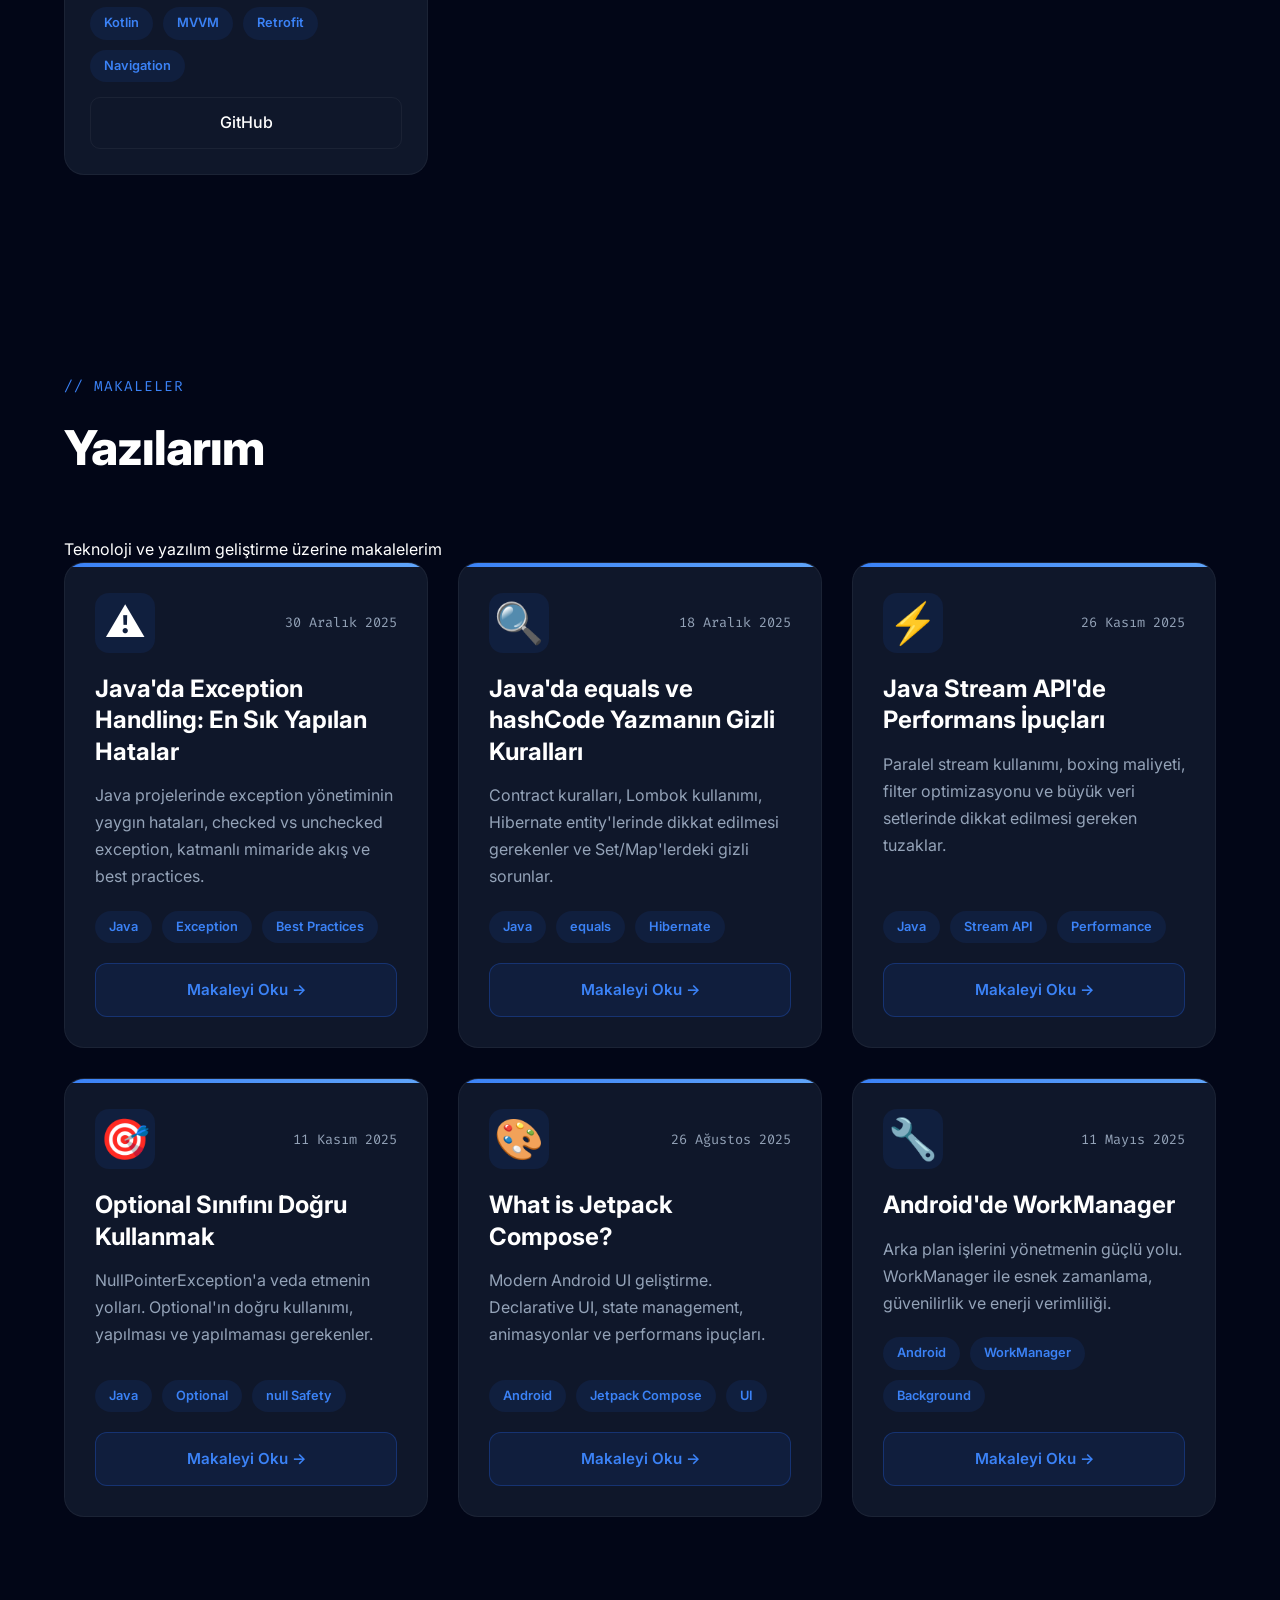
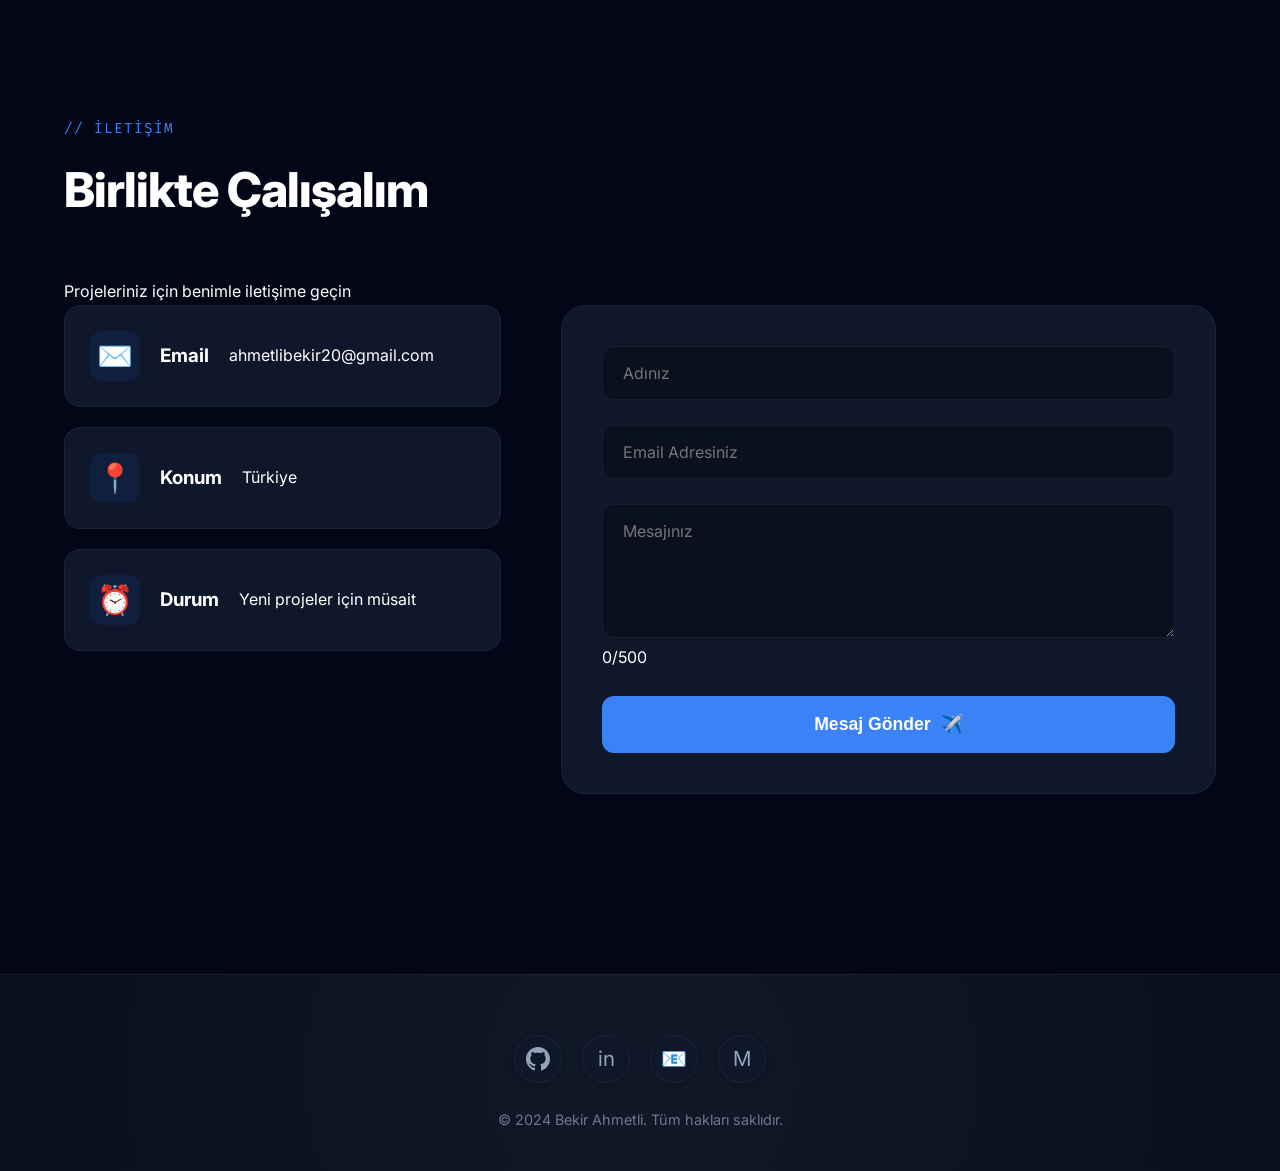
<file: utils/index.html>
<!DOCTYPE html>
<html lang="tr">

<head>
    <meta charset="UTF-8">
    <meta name="viewport" content="width=device-width, initial-scale=1.0">
    <title>Bekir Ahmetli - Portfolio</title>
    <link rel="stylesheet" href="../css/style.css">
</head>

<body>
    <!-- Navigation -->
    <nav class="navbar">
        <div class="container">
            <div class="nav-brand">
                <!-- Logo Removed -->
                <span>Bekir Ahmetli</span>
            </div>
            <ul class="nav-menu">
                <li><a href="#home" class="active" data-i18n="nav.home">Ana Sayfa</a></li>
                <li><a href="#about" data-i18n="nav.about">Hakkımda</a></li>
                <li><a href="#skills" data-i18n="nav.skills">Yetenekler</a></li>
                <li><a href="#projects" data-i18n="nav.projects">Projeler</a></li>
                <li><a href="#articles" data-i18n="nav.articles">Makaleler</a></li>
                <li><a href="#contact" data-i18n="nav.contact">İletişim</a></li>
            </ul>
            <div class="nav-utils">

                <div class="lang-switcher">
                    <a href="#" class="lang-btn active" data-lang="tr"
                        onclick="changeLanguage('tr'); return false;">TR</a>
                    <a href="#" class="lang-btn" data-lang="en" onclick="changeLanguage('en'); return false;">EN</a>
                </div>
                <a href="#contact" class="btn-hire" data-i18n="nav.hireMe">Bana Ulaşın</a>
            </div>
        </div>
    </nav>

    <!-- Hero Section -->
    <section id="home" class="hero">
        <div class="container">
            <div class="hero-content">
                <div class="hero-left reveal">
                    <p class="hero-greeting">👋 <span data-i18n="hero.greeting">Merhaba, Ben</span></p>
                    <h1 class="hero-name">Bekir Ahmetli</h1>
                    <h2 class="hero-role" data-i18n="hero.role">Android & Java Developer</h2>
                    <p class="hero-description" data-i18n="hero.description">Android ve backend teknolojileri ile
                        ölçeklenebilir uygulamalar geliştiriyorum.</p>
                    <div class="hero-buttons">
                        <a href="#projects" class="btn-primary" data-i18n="hero.viewProjects">Projeleri Görüntüle →</a>
                        <a href="#contact" class="btn-secondary" data-i18n="hero.contactMe">İletişime Geç</a>
                    </div>
                </div>
                <div class="hero-right reveal reveal-delay-1">
                    <div class="code-window">
                        <div class="code-header">
                            <span class="code-dot red"></span>
                            <span class="code-dot yellow"></span>
                            <span class="code-dot green"></span>
                        </div>
                        <div class="code-content">
                            <pre><code><span class="keyword">public</span> <span class="keyword">class</span> <span class="class-name">Developer</span> {
  <span class="keyword">private</span> <span class="type">String</span> name = <span class="string">"Bekir"</span>;
  <span class="keyword">private</span> <span class="type">String</span> role = <span class="string">"Android & Java Developer"</span>;

  <span class="keyword">public</span> <span class="type">void</span> <span class="method">code</span>() {
    <span class="keyword">while</span> (<span class="keyword">true</span>) {
      <span class="method">learn</span>();
      <span class="method">build</span>();
      <span class="method">improve</span>();
    }
  }
}</code></pre>
                        </div>
                    </div>
                </div>
            </div>
        </div>
    </section>

    <!-- About Section -->
    <section id="about" class="about-section">
        <div class="container">
            <p class="section-label" data-i18n="about.label">// HAKKIMDA</p>
            <h2 class="section-title" data-i18n="about.title">Kod Yazan, Çözüm Üreten</h2>
            <div class="about-content reveal">
                <div class="about-left">
                    <div class="info-card">
                        <div class="info-item">
                            <span class="info-icon">👤</span>
                            <div>
                                <span class="info-label" data-i18n="about.name">İsim</span>
                                <span class="info-value">Bekir Ahmetli</span>
                            </div>
                        </div>
                        <div class="info-item">
                            <span class="info-icon">&lt;/&gt;</span>
                            <div>
                                <span class="info-label" data-i18n="about.role">Rol</span>
                                <span class="info-value" data-i18n="about.roleValue">Java & Android Developer</span>
                            </div>
                        </div>
                        <div class="info-item">
                            <span class="info-icon">📍</span>
                            <div>
                                <span class="info-label" data-i18n="about.location">Konum</span>
                                <span class="info-value" data-i18n="about.locationValue">Türkiye</span>
                            </div>
                        </div>
                        <div class="social-links">
                            <a href="https://github.com/bekirahmetli" target="_blank" class="social-icon">
                                <svg xmlns="http://www.w3.org/2000/svg" width="24" height="24" viewBox="0 0 24 24"
                                    fill="currentColor">
                                    <path
                                        d="M12 0c-6.626 0-12 5.373-12 12 0 5.302 3.438 9.8 8.207 11.387.599.111.793-.261.793-.577v-2.234c-3.338.726-4.033-1.416-4.033-1.416-.546-1.387-1.333-1.756-1.333-1.756-1.089-.745.083-.729.083-.729 1.205.084 1.839 1.237 1.839 1.237 1.07 1.834 2.807 1.304 3.492.997.107-.775.418-1.305.762-1.604-2.665-.305-5.467-1.334-5.467-5.931 0-1.311.469-2.381 1.236-3.221-.124-.303-.535-1.524.117-3.176 0 0 1.008-.322 3.301 1.23.957-.266 1.983-.399 3.003-.404 1.02.005 2.047.138 3.006.404 2.291-1.552 3.297-1.23 3.297-1.23.653 1.653.242 2.874.118 3.176.77.84 1.235 1.911 1.235 3.221 0 4.609-2.807 5.624-5.479 5.921.43.372.823 1.102.823 2.222v3.293c0 .319.192.694.801.576 4.765-1.589 8.199-6.086 8.199-11.386 0-6.627-5.373-12-12-12z" />
                                </svg>
                            </a>
                            <a href="https://linkedin.com/in/bekirahmetli" target="_blank" class="social-icon">in</a>
                            <a href="mailto:ahmetlibekir20@gmail.com" class="social-icon">📧</a>
                            <a href="https://medium.com/@bekirahmetli" target="_blank" class="social-icon">M</a>
                        </div>
                    </div>
                </div>
                <div class="about-right">
                    <p data-i18n="about.paragraph1">Yazılım geliştirmeye olan tutkumla, modern teknolojileri kullanarak
                        kullanıcı dostu ve verimli uygulamalar oluşturuyorum. Android ve Java teknolojilerinde deneyim
                        sahibiyim.</p>
                    <p data-i18n="about.paragraph2">Gerçek projelerde edindiğim tecrübelerle, karmaşık problemlere basit
                        ve etkili çözümler sunuyorum. Her projede kullanıcı deneyimini ön planda tutarak, performans ve
                        kalite odaklı çalışıyorum.</p>
                    <p data-i18n="about.paragraph3">Temiz kod yazma prensipleri ve en iyi uygulamaları benimseyerek,
                        sürdürülebilir ve ölçeklenebilir yazılımlar geliştirmeyi hedefliyorum.</p>
                    <div class="stats-grid">
                        <div class="stat-card">
                            <h3>5+</h3>
                            <p data-i18n="about.yearsExp">Makale</p>
                        </div>
                        <div class="stat-card">
                            <h3>20+</h3>
                            <p data-i18n="about.completedProjects">Tamamlanan Proje</p>
                        </div>
                        <div class="stat-card">
                            <h3>15+</h3>
                            <p data-i18n="about.technologies">Teknoloji</p>
                        </div>
                    </div>
                </div>
            </div>
        </div>
    </section>


    <!-- Skills Section -->
    <section id="skills" class="skills-section">
        <div class="container">
            <p class="section-label" data-i18n="skills.label">// YETENEKLERİM</p>
            <h2 class="section-title" data-i18n="skills.title">Teknoloji Yığını</h2>
            <p class="section-subtitle" data-i18n="skills.subtitle">Modern teknolojiler ve araçlarla çalışıyorum</p>
            <div class="skills-grid">
                <!-- 1. Android SDK -->
                <div class="skill-card reveal">
                    <div class="skill-icon">📱</div>
                    <h3 data-i18n="skills.android.title">Android SDK</h3>
                    <span class="skill-tag" data-i18n="skills.android.tag">Mobile</span>
                </div>
                <!-- 2. Jetpack Compose -->
                <div class="skill-card reveal">
                    <div class="skill-icon">🎨</div>
                    <h3 data-i18n="skills.compose.title">Jetpack Compose</h3>
                    <span class="skill-tag" data-i18n="skills.compose.tag">UI Toolkit</span>
                </div>
                <!-- 3. Firebase -->
                <div class="skill-card reveal">
                    <div class="skill-icon">🔥</div>
                    <h3 data-i18n="skills.firebase.title">Firebase</h3>
                    <span class="skill-tag" data-i18n="skills.firebase.tag">Cloud</span>
                </div>
                <!-- 4. Spring Boot -->
                <div class="skill-card reveal">
                    <div class="skill-icon">🍃</div>
                    <h3 data-i18n="skills.springboot.title">Spring Boot</h3>
                    <span class="skill-tag" data-i18n="skills.springboot.tag">Backend</span>
                </div>
                <!-- 5. Spring Security -->
                <div class="skill-card reveal">
                    <div class="skill-icon">🔒</div>
                    <h3 data-i18n="skills.security.title">Spring Security</h3>
                    <span class="skill-tag" data-i18n="skills.security.tag">Security</span>
                </div>
                <!-- 6. Spring Data JPA -->
                <div class="skill-card reveal">
                    <div class="skill-icon">💾</div>
                    <h3 data-i18n="skills.jpa.title">Spring Data JPA</h3>
                    <span class="skill-tag" data-i18n="skills.jpa.tag">ORM</span>
                </div>
                <!-- 7. Hibernate -->
                <div class="skill-card reveal">
                    <div class="skill-icon">📦</div>
                    <h3 data-i18n="skills.hibernate.title">Hibernate</h3>
                    <span class="skill-tag" data-i18n="skills.hibernate.tag">ORM</span>
                </div>
                <!-- 8. JDBC -->
                <div class="skill-card reveal">
                    <div class="skill-icon">🔌</div>
                    <h3 data-i18n="skills.jdbc.title">JDBC</h3>
                    <span class="skill-tag" data-i18n="skills.jdbc.tag">Database</span>
                </div>
                <!-- 9. PostgreSQL -->
                <div class="skill-card reveal">
                    <div class="skill-icon">🐘</div>
                    <h3 data-i18n="skills.postgres.title">PostgreSQL</h3>
                    <span class="skill-tag" data-i18n="skills.postgres.tag">Database</span>
                </div>
                <!-- 10. RESTful APIs -->
                <div class="skill-card reveal">
                    <div class="skill-icon">🌐</div>
                    <h3 data-i18n="skills.rest.title">RESTful APIs</h3>
                    <span class="skill-tag" data-i18n="skills.rest.tag">API</span>
                </div>
                <!-- 11. Docker -->
                <div class="skill-card reveal">
                    <div class="skill-icon">🐳</div>
                    <h3 data-i18n="skills.docker.title">Docker</h3>
                    <span class="skill-tag" data-i18n="skills.docker.tag">DevOps</span>
                </div>
                <!-- 12. Git -->
                <div class="skill-card reveal">
                    <div class="skill-icon">🎋</div>
                    <h3 data-i18n="skills.git.title">Git</h3>
                    <span class="skill-tag" data-i18n="skills.git.tag">Version Control</span>
                </div>
                <!-- 13. GitHub -->
                <div class="skill-card reveal">
                    <div class="skill-icon">🐙</div>
                    <h3 data-i18n="skills.github.title">GitHub</h3>
                    <span class="skill-tag" data-i18n="skills.github.tag">Platform</span>
                </div>
                <!-- 14. Postman -->
                <div class="skill-card reveal">
                    <div class="skill-icon">🚀</div>
                    <h3 data-i18n="skills.postman.title">Postman</h3>
                    <span class="skill-tag" data-i18n="skills.postman.tag">Tool</span>
                </div>
                <!-- 15. Swagger -->
                <div class="skill-card reveal">
                    <div class="skill-icon">📄</div>
                    <h3 data-i18n="skills.swagger.title">Swagger</h3>
                    <span class="skill-tag" data-i18n="skills.swagger.tag">Documentation</span>
                </div>
            </div>
        </div>
    </section>

    <!-- Projects Section -->
    <section id="projects" class="projects-section">
        <div class="container">
            <div class="section-header">
                <div>
                    <p class="section-label" data-i18n="projects.label">// PROJELER</p>
                    <h2 class="section-title" data-i18n="projects.title">Uygulamalarım</h2>
                </div>
                <a href="https://github.com/bekirahmetli" target="_blank" class="view-all"
                    data-i18n="projects.viewAll">Tümünü Görüntüle →</a>
            </div>
            <div class="projects-grid">
                <!-- 7. EventHubRestAPI -->
                <div class="project-card reveal">
                    <div class="project-image">
                        <img src="code.png" alt="EventHubRestAPI">
                    </div>
                    <div class="project-content">
                        <h3 data-i18n="projects.project7.title">EventHubRestAPI</h3>
                        <p data-i18n="projects.project7.desc">Comprehensive Event Management REST API with JWT, OAuth2
                            (GitHub, Google), refresh token, and full CRUD operations.</p>
                        <div class="project-tags">
                            <span class="tag">Spring Boot</span>
                            <span class="tag">OAuth2</span>
                            <span class="tag">JWT</span>
                            <span class="tag">PostgreSQL</span>
                        </div>
                        <a href="https://github.com/bekirahmetli/EventHubRestAPI" target="_blank"
                            class="btn-github">GitHub</a>
                    </div>
                </div>

                <!-- 1. EcommerceRestAPI -->
                <div class="project-card reveal">
                    <div class="project-image">
                        <img src="code.png" alt="EcommerceRestAPI">
                    </div>
                    <div class="project-content">
                        <h3 data-i18n="projects.project1.title">EcommerceRestAPI</h3>
                        <p data-i18n="projects.project1.desc">REST API with full CRUD operations and advanced JWT
                            authentication. Secure and layered backend.</p>
                        <div class="project-tags">
                            <span class="tag">Java 21</span>
                            <span class="tag">Spring Boot</span>
                            <span class="tag">Security</span>
                            <span class="tag">PostgreSQL</span>
                        </div>
                        <a href="https://github.com/bekirahmetli/EcommerceRestAPI" target="_blank"
                            class="btn-github">GitHub</a>
                    </div>
                </div>

                <!-- 2. VeterinaryClinicRESTAPI -->
                <div class="project-card reveal">
                    <div class="project-image">
                        <img src="code.png" alt="VeterinaryClinicRESTAPI">
                    </div>
                    <div class="project-content">
                        <h3 data-i18n="projects.project2.title">VeterinaryClinicRESTAPI</h3>
                        <p data-i18n="projects.project2.desc">REST API for managing doctors, customers, animals.
                            Includes validation and business rules.</p>
                        <div class="project-tags">
                            <span class="tag">Spring Boot</span>
                            <span class="tag">JPA</span>
                            <span class="tag">Lombok</span>
                            <span class="tag">MySQL</span>
                        </div>
                        <a href="https://github.com/bekirahmetli/VeterinaryClinicRESTAPI" target="_blank"
                            class="btn-github">GitHub</a>
                    </div>
                </div>

                <!-- 3. JPA_Library_System -->
                <div class="project-card reveal">
                    <div class="project-image">
                        <img src="code.png" alt="JPA_Library_System">
                    </div>
                    <div class="project-content">
                        <h3 data-i18n="projects.project3.title">JPA_Library_System</h3>
                        <p data-i18n="projects.project3.desc">A simple library management system handling books,
                            authors, categories, publishers.</p>
                        <div class="project-tags">
                            <span class="tag">Java 21</span>
                            <span class="tag">JPA</span>
                            <span class="tag">Hibernate</span>
                            <span class="tag">PostgreSQL</span>
                        </div>
                        <a href="https://github.com/bekirahmetli/JPA_Library_System" target="_blank"
                            class="btn-github">GitHub</a>
                    </div>
                </div>

                <!-- 4. Rent-A-Car -->
                <div class="project-card reveal">
                    <div class="project-image">
                        <img src="code.png" alt="Rent-A-Car">
                    </div>
                    <div class="project-content">
                        <h3 data-i18n="projects.project4.title">Rent-A-Car</h3>
                        <p data-i18n="projects.project4.desc">Terminal-based car rental application featuring
                            authentication and role-based access control.</p>
                        <div class="project-tags">
                            <span class="tag">Java 21</span>
                            <span class="tag">JDBC</span>
                            <span class="tag">Layered Arch</span>
                            <span class="tag">Console</span>
                        </div>
                        <a href="https://github.com/bekirahmetli/Rent-A-Car" target="_blank"
                            class="btn-github">GitHub</a>
                    </div>
                </div>

                <!-- 5. FoticaApp -->
                <div class="project-card reveal">
                    <div class="project-image">
                        <img src="code.png" alt="FoticaApp">
                    </div>
                    <div class="project-content">
                        <h3 data-i18n="projects.project5.title">FoticaApp</h3>
                        <p data-i18n="projects.project5.desc">A modern mobile social media app where users can share
                            photos, comment, like, and follow others.</p>
                        <div class="project-tags">
                            <span class="tag">Kotlin</span>
                            <span class="tag">Firebase</span>
                            <span class="tag">Mobile</span>
                            <span class="tag">Social</span>
                        </div>
                        <a href="https://github.com/bekirahmetli/FoticaApp" target="_blank"
                            class="btn-github">GitHub</a>
                    </div>
                </div>

                <!-- 6. FoodOrdering -->
                <div class="project-card reveal">
                    <div class="project-image">
                        <img src="code.png" alt="FoodOrdering">
                    </div>
                    <div class="project-content">
                        <h3 data-i18n="projects.project6.title">FoodOrdering</h3>
                        <p data-i18n="projects.project6.desc">Kotlin-based food ordering app featuring home, favorites,
                            cart, and food detail screens.</p>
                        <div class="project-tags">
                            <span class="tag">Kotlin</span>
                            <span class="tag">MVVM</span>
                            <span class="tag">Retrofit</span>
                            <span class="tag">Navigation</span>
                        </div>
                        <a href="https://github.com/bekirahmetli/FoodOrdering" target="_blank"
                            class="btn-github">GitHub</a>
                    </div>
                </div>


            </div>
        </div>
    </section>

    <!-- Articles Section -->
    <section id="articles" class="articles-section">
        <div class="container">
            <p class="section-label" data-i18n="articles.label">// MAKALELER</p>
            <h2 class="section-title" data-i18n="articles.title">Yazılarım</h2>
            <p class="section-subtitle" data-i18n="articles.subtitle">Teknoloji ve yazılım geliştirme üzerine
                makalelerim</p>
            <div class="articles-grid">
                <!-- Article 1: Exception Handling (30 Aralık 2025) -->
                <div class="article-card reveal">
                    <div class="article-header">
                        <div class="article-icon">⚠️</div>
                        <span class="article-date" data-i18n="articles.article1.date">30 Aralık 2025</span>
                    </div>
                    <h3 data-i18n="articles.article1.title">Java'da Exception Handling: En Sık Yapılan Hatalar</h3>
                    <p data-i18n="articles.article1.desc">Java projelerinde exception yönetiminin yaygın hataları,
                        checked vs unchecked exception, katmanlı mimaride akış ve best practices.</p>
                    <div class="article-tags">
                        <span class="tag">Java</span>
                        <span class="tag">Exception</span>
                        <span class="tag">Best Practices</span>
                    </div>
                    <a href="https://medium.com/@bekirahmetli/javada-exception-handling-en-s%C4%B1k-yap%C4%B1lan-hatalar-72cee51a9b3f"
                        target="_blank" class="btn-read-article" data-i18n="articles.readMore">Makaleyi Oku →</a>
                </div>

                <!-- Article 2: equals ve hashCode (18 Aralık 2025) -->
                <div class="article-card reveal">
                    <div class="article-header">
                        <div class="article-icon">🔍</div>
                        <span class="article-date" data-i18n="articles.article2.date">18 Aralık 2025</span>
                    </div>
                    <h3 data-i18n="articles.article2.title">Java'da equals ve hashCode Yazmanın Gizli Kuralları</h3>
                    <p data-i18n="articles.article2.desc">Contract kuralları, Lombok kullanımı, Hibernate entity'lerinde
                        dikkat edilmesi gerekenler ve Set/Map'lerdeki gizli sorunlar.</p>
                    <div class="article-tags">
                        <span class="tag">Java</span>
                        <span class="tag">equals</span>
                        <span class="tag">Hibernate</span>
                    </div>
                    <a href="https://medium.com/@bekirahmetli/javada-equals-ve-hashcode-yazman%C4%B1n-gizli-kurallar%C4%B1-2b7d457332bf"
                        target="_blank" class="btn-read-article" data-i18n="articles.readMore">Makaleyi Oku →</a>
                </div>

                <!-- Article 3: Stream API (26 Kasım 2025) -->
                <div class="article-card reveal">
                    <div class="article-header">
                        <div class="article-icon">⚡</div>
                        <span class="article-date" data-i18n="articles.article3.date">26 Kasım 2025</span>
                    </div>
                    <h3 data-i18n="articles.article3.title">Java Stream API'de Performans İpuçları</h3>
                    <p data-i18n="articles.article3.desc">Paralel stream kullanımı, boxing maliyeti, filter
                        optimizasyonu ve büyük veri setlerinde dikkat edilmesi gereken tuzaklar.</p>
                    <div class="article-tags">
                        <span class="tag">Java</span>
                        <span class="tag">Stream API</span>
                        <span class="tag">Performance</span>
                    </div>
                    <a href="https://medium.com/@bekirahmetli/java-stream-apide-performans-i%CC%87pu%C3%A7lar%C4%B1-75faeaf71ed5"
                        target="_blank" class="btn-read-article" data-i18n="articles.readMore">Makaleyi Oku →</a>
                </div>

                <!-- Article 4: Optional (11 Kasım 2025) -->
                <div class="article-card reveal">
                    <div class="article-header">
                        <div class="article-icon">🎯</div>
                        <span class="article-date" data-i18n="articles.article4.date">11 Kasım 2025</span>
                    </div>
                    <h3 data-i18n="articles.article4.title">Optional Sınıfını Doğru Kullanmak</h3>
                    <p data-i18n="articles.article4.desc">NullPointerException'a veda etmenin yolları. Optional'ın doğru
                        kullanımı, yapılması ve yapılmaması gerekenler.</p>
                    <div class="article-tags">
                        <span class="tag">Java</span>
                        <span class="tag">Optional</span>
                        <span class="tag">null Safety</span>
                    </div>
                    <a href="https://medium.com/@bekirahmetli/optional-s%C4%B1n%C4%B1f%C4%B1n%C4%B1-do%C4%9Fru-kullanmak-nullpointerexceptiona-veda-etmenin-yollar%C4%B1-ff0e655ad341"
                        target="_blank" class="btn-read-article" data-i18n="articles.readMore">Makaleyi Oku →</a>
                </div>

                <!-- Article 5: Jetpack Compose (26 Ağustos 2025) -->
                <div class="article-card reveal">
                    <div class="article-header">
                        <div class="article-icon">🎨</div>
                        <span class="article-date" data-i18n="articles.article5.date">26 Ağustos 2025</span>
                    </div>
                    <h3 data-i18n="articles.article5.title">What is Jetpack Compose?</h3>
                    <p data-i18n="articles.article5.desc">Modern Android UI geliştirme. Declarative UI, state
                        management, animasyonlar ve performans ipuçları.</p>
                    <div class="article-tags">
                        <span class="tag">Android</span>
                        <span class="tag">Jetpack Compose</span>
                        <span class="tag">UI</span>
                    </div>
                    <a href="https://medium.com/@bekirahmetli/what-is-jetpack-compose-modern-android-ui-development-f1923c1a9454"
                        target="_blank" class="btn-read-article" data-i18n="articles.readMore">Makaleyi Oku →</a>
                </div>

                <!-- Article 6: WorkManager (11 Mayıs 2025) -->
                <div class="article-card reveal">
                    <div class="article-header">
                        <div class="article-icon">🔧</div>
                        <span class="article-date" data-i18n="articles.article6.date">11 Mayıs 2025</span>
                    </div>
                    <h3 data-i18n="articles.article6.title">Android'de WorkManager</h3>
                    <p data-i18n="articles.article6.desc">Arka plan işlerini yönetmenin güçlü yolu. WorkManager ile
                        esnek zamanlama, güvenilirlik ve enerji verimliliği.</p>
                    <div class="article-tags">
                        <span class="tag">Android</span>
                        <span class="tag">WorkManager</span>
                        <span class="tag">Background</span>
                    </div>
                    <a href="https://medium.com/@bekirahmetli/androidde-workmanager-arka-plan-i%CC%87%C5%9Flerini-y%C3%B6netmenin-g%C3%BC%C3%A7l%C3%BC-yolu-f7747f944e7f"
                        target="_blank" class="btn-read-article" data-i18n="articles.readMore">Makaleyi Oku →</a>
                </div>
            </div>
        </div>
    </section>

    <!-- Contact Section -->
    <section id="contact" class="contact-section">
        <div class="container">
            <p class="section-label" data-i18n="contact.label">// İLETİŞİM</p>
            <h2 class="section-title" data-i18n="contact.title">Birlikte Çalışalım</h2>
            <p class="section-subtitle" data-i18n="contact.subtitle">Projeleriniz için benimle iletişime geçin</p>
            <div class="contact-content reveal">
                <div class="contact-info">
                    <div class="contact-card">
                        <div class="contact-icon">✉️</div>
                        <h3 data-i18n="contact.email">Email</h3>
                        <p>ahmetlibekir20@gmail.com</p>
                    </div>
                    <div class="contact-card">
                        <div class="contact-icon">📍</div>
                        <h3 data-i18n="contact.location">Konum</h3>
                        <p data-i18n="contact.locationValue">Türkiye</p>
                    </div>
                    <div class="contact-card">
                        <div class="contact-icon">⏰</div>
                        <h3 data-i18n="contact.status">Durum</h3>
                        <p data-i18n="contact.statusValue">Yeni projeler için müsait</p>
                    </div>
                </div>
                <div class="contact-form">
                    <form id="contactForm">
                        <div class="form-group">
                            <input type="text" id="name" data-i18n="contact.formName" placeholder="Adınız" required>
                        </div>
                        <div class="form-group">
                            <input type="email" id="email" data-i18n="contact.formEmail" placeholder="Email Adresiniz"
                                required>
                        </div>
                        <div class="form-group">
                            <textarea id="message" data-i18n="contact.formMessage" placeholder="Mesajınız" rows="5"
                                maxlength="500" required></textarea>
                            <span class="char-count">0/500</span>
                        </div>
                        <button type="submit" class="btn-send">
                            <span data-i18n="contact.sendBtn">Mesaj Gönder</span>
                            <span>✈️</span>
                        </button>
                    </form>
                </div>
            </div>
        </div>
    </section>

    <!-- Footer -->
    <footer class="footer">
        <div class="container">
            <div class="footer-social">
                <a href="https://github.com/bekirahmetli" target="_blank" class="social-icon">
                    <svg xmlns="http://www.w3.org/2000/svg" width="24" height="24" viewBox="0 0 24 24"
                        fill="currentColor">
                        <path
                            d="M12 0c-6.626 0-12 5.373-12 12 0 5.302 3.438 9.8 8.207 11.387.599.111.793-.261.793-.577v-2.234c-3.338.726-4.033-1.416-4.033-1.416-.546-1.387-1.333-1.756-1.333-1.756-1.089-.745.083-.729.083-.729 1.205.084 1.839 1.237 1.839 1.237 1.07 1.834 2.807 1.304 3.492.997.107-.775.418-1.305.762-1.604-2.665-.305-5.467-1.334-5.467-5.931 0-1.311.469-2.381 1.236-3.221-.124-.303-.535-1.524.117-3.176 0 0 1.008-.322 3.301 1.23.957-.266 1.983-.399 3.003-.404 1.02.005 2.047.138 3.006.404 2.291-1.552 3.297-1.23 3.297-1.23.653 1.653.242 2.874.118 3.176.77.84 1.235 1.911 1.235 3.221 0 4.609-2.807 5.624-5.479 5.921.43.372.823 1.102.823 2.222v3.293c0 .319.192.694.801.576 4.765-1.589 8.199-6.086 8.199-11.386 0-6.627-5.373-12-12-12z" />
                    </svg>
                </a>
                <a href="https://linkedin.com/in/bekirahmetli" target="_blank" class="social-icon">in</a>
                <a href="mailto:ahmetlibekir20@gmail.com" class="social-icon">📧</a>
                <a href="https://medium.com/@bekirahmetli" target="_blank" class="social-icon">M</a>
            </div>
            <p class="footer-copyright" data-i18n="footer.copyright">© 2024 Bekir Ahmetli. Tüm hakları saklıdır.</p>
        </div>
    </footer>

    <script src="../js/language.js"></script>
    <script src="../js/main.js"></script>
</body>

</html>
</file>
<file: css/style.css>
@import url('https://fonts.googleapis.com/css2?family=Inter:wght@400;500;600;700;800&family=Fira+Code:wght@400;500&display=swap');


:root {
    --bg-main: #020617;
    --bg-secondary: #0f172a;
    --bg-code: #1e293b;

    --primary: #3b82f6;
    --primary-hover: #2563eb;
    --primary-glow: rgba(59, 130, 246, 0.5);

    --glow-blue: rgba(59, 130, 246, 0.15);
    --glow-purple: rgba(147, 51, 234, 0.15);

    --text-main: #ffffff;
    --text-muted: #94a3b8;
    --text-code: #e2e8f0;

    --nav-height: 80px;
    --border-color: rgba(255, 255, 255, 0.05);
}

* {
    margin: 0;
    padding: 0;
    box-sizing: border-box;
}

html { scroll-behavior: smooth; overflow-x: hidden; }

body {
    font-family: 'Inter', sans-serif;
    background-color: var(--bg-main);
    color: var(--text-main);
    line-height: 1.6;
    position: relative;
    min-height: 100vh;
}

body::before {
    content: '';
    position: fixed;
    top: -20%;
    left: -10%;
    width: 60%;
    height: 60%;
    background: radial-gradient(circle, var(--glow-blue), transparent 70%);
    filter: blur(120px);
    z-index: -1;
    pointer-events: none;
}

body::after {
    content: '';
    position: fixed;
    bottom: -20%;
    right: -10%;
    width: 50%;
    height: 50%;
    background: radial-gradient(circle, var(--glow-purple), transparent 70%);
    filter: blur(120px);
    z-index: -1;
    pointer-events: none;
}

.hero-name {
    font-size: 6rem;
    font-weight: 900;
    line-height: 1.1;
    margin-bottom: 20px;
    letter-spacing: -2px;
    color: var(--text-main);
    text-shadow: 0 0 80px rgba(255,255,255,0.1);
}

.hero-role {
    font-size: 2.5rem;
    color: var(--primary);
    font-weight: 800;
    margin-bottom: 30px;
    letter-spacing: -0.5px;
}

.hero-description {
    color: var(--text-muted);
    font-size: 1.25rem;
    max-width: 600px;
    margin-bottom: 50px;
    line-height: 1.8;
    font-weight: 500;
}

.btn-primary, .btn-secondary {
    padding: 18px 40px;
    font-size: 1.1rem;
}

a { text-decoration: none; color: inherit; transition: all 0.3s ease; }
ul { list-style: none; }
.container { max-width: 1200px; margin: 0 auto; padding: 0 24px; }

.navbar {
    height: 100px;
    background: rgba(2, 6, 23, 0.9);
    backdrop-filter: blur(20px);
    position: fixed;
    width: 100%;
    top: 0;
    z-index: 1000;
    border-bottom: 1px solid rgba(255, 255, 255, 0.08);
}

.navbar .container {
    display: flex;
    justify-content: space-between;
    align-items: center;
    height: 100%;
    max-width: 95%;
    padding: 0 40px;
}

.nav-brand {
    font-weight: 800;
    font-size: 1.8rem; /* İsim artık çok daha büyük */
    display: flex;
    align-items: center;
    gap: 18px;
    letter-spacing: -0.5px;
    color: white;
}

.logo-circle {
    width: 52px; /* Logo dairesi büyüdü */
    height: 52px;
    background: var(--primary);
    border-radius: 50%;
    display: flex;
    align-items: center;
    justify-content: center;
    font-size: 1.3rem; /* "BA" yazısı büyüdü */
    font-weight: 900;
    color: white;
    box-shadow: 0 0 25px rgba(37, 99, 235, 0.7); /* Parlama arttı */
}

.nav-menu {
    display: flex;
    gap: 60px;
    align-items: center;
}

.nav-menu a {
    color: #e2e8f0;
    font-weight: 600;
    font-size: 1.25rem;
    position: relative;
    transition: all 0.3s ease;
    letter-spacing: 0.5px;
}

.nav-menu a:hover, .nav-menu a.active {
    color: white;
    text-shadow: 0 0 15px rgba(255,255,255,0.5); /* Güçlü parlama */
}

.nav-menu a.active::after {
    content: '';
    position: absolute;
    bottom: -10px;
    left: 50%;
    transform: translateX(-50%);
    width: 8px;
    height: 8px;
    background: var(--primary);
    border-radius: 50%;
    box-shadow: 0 0 12px var(--primary);
}

.nav-utils {
    display: flex;
    align-items: center;
    gap: 35px; /* Sağdaki elemanların arası açıldı */
}

.theme-toggle {
    background: rgba(255, 255, 255, 0.08);
    border: 1px solid rgba(255, 255, 255, 0.15);
    cursor: pointer;
    width: 50px; /* Tıklama alanı büyüdü */
    height: 50px;
    border-radius: 50%;
    display: flex;
    align-items: center;
    justify-content: center;
    transition: 0.3s;

    font-size: 1.6rem;
    color: #fbbf24; /* Parlak Altın Sarısı */
    text-shadow: 0 0 15px rgba(251, 191, 36, 0.6); /* Sarı parlama */
}

.theme-toggle:hover {
    background: rgba(251, 191, 36, 0.15);
    transform: rotate(30deg);
    border-color: #fbbf24;
}

.lang-switcher {
    display: flex;
    border: 1px solid rgba(255, 255, 255, 0.15);
    border-radius: 10px;
    overflow: hidden;
    background: rgba(0,0,0,0.3);
}

.lang-btn {
    padding: 10px 18px;
    font-size: 1rem;
    font-weight: 700;
    color: #94a3b8;
    background: transparent;
    transition: 0.3s;
}

.lang-btn.active {
    background: var(--primary);
    color: white;
    box-shadow: 0 0 20px rgba(37, 99, 235, 0.4);
}

.btn-hire {
    background: var(--primary);
    color: white;
    padding: 16px 45px;
    border-radius: 60px;
    font-weight: 700;
    font-size: 1.15rem;
    letter-spacing: 0.5px;
    box-shadow: 0 5px 25px rgba(37, 99, 235, 0.5);
    border: 1px solid rgba(255,255,255,0.15);
    white-space: nowrap;
}

.btn-hire:hover {
    transform: translateY(-3px);
    background: #1d4ed8;
    box-shadow: 0 8px 30px rgba(37, 99, 235, 0.7);
}

.hero {
    padding-top: 160px;
    padding-bottom: 120px;
    min-height: 100vh;
    display: flex;
    align-items: center;
    position: relative;
    overflow-x: hidden; /* Yan taşmaları engelle */
}

.hero .container {
    max-width: 95vw !important;
    width: 100%;
    margin: 0 auto;
    padding: 0 60px;
}

.hero-content {
    display: flex;
    justify-content: space-between; /* Biri en sola, biri en sağa */
    align-items: center;
    width: 100%;
    gap: 150px;
}

.hero-left {
    flex: 1;
    max-width: 850px;
    z-index: 2;
}

.hero-greeting {
    color: #f59e0b;
    font-size: 1.6rem;
    font-weight: 600;
    margin-bottom: 20px;
    display: flex; align-items: center; gap: 15px;
    font-family: 'Fira Code', monospace;
}

.hero-name {
    font-size: 7rem;
    font-weight: 900;
    line-height: 1;
    margin-bottom: 25px;
    letter-spacing: -4px;
    color: white;
    white-space: nowrap;
}

.hero-role {
    font-size: 3.5rem;
    background: linear-gradient(to right, #3b82f6, #60a5fa);
    -webkit-background-clip: text;
    -webkit-text-fill-color: transparent;
    font-weight: 800;
    margin-bottom: 40px;
    letter-spacing: -2px;
}

.hero-description {
    color: #94a3b8;
    font-size: 1.4rem;
    max-width: 80%;
    margin-bottom: 60px;
    line-height: 1.8;
    font-weight: 400;
}

.hero-buttons { display: flex; gap: 30px; }


.hero-right {
    flex: 1; /* Diğer yarıyı al */
    display: flex;
    justify-content: flex-end;
    position: relative;
    margin-right: -50px;
}

.hero-right::before {
    content: '';
    position: absolute;
    width: 700px;  /* Halka boyutu */
    height: 700px;
    border: 1px solid rgba(255, 255, 255, 0.06);
    border-radius: 50%;
    top: 50%;
    left: 55%;
    transform: translate(-50%, -50%);
    z-index: -1;
    pointer-events: none;
}

@media (max-width: 1400px) {
    .hero-name { font-size: 5rem; }
    .hero-role { font-size: 2.5rem; }
    .hero .container { padding: 0 30px; }
    .hero-content { gap: 50px; }
    .hero-right { margin-right: 0; }
}

@media (max-width: 992px) {
    .hero-content {
        flex-direction: column;
        text-align: center;
        padding-top: 50px;
    }
    .hero-left { max-width: 100%; }
    .hero-greeting { justify-content: center; }
    .hero-right { justify-content: center; margin-top: 60px; }
    .hero-buttons { justify-content: center; }

    /* Mobilde ismi küçült */
    .hero-name { font-size: 3.5rem; white-space: normal; letter-spacing: -1px;}
    .hero-role { font-size: 1.8rem; }

    /* Mobilde kartı küçült */
    .code-window { min-width: auto; width: 100%; }
}
.btn-primary, .btn-secondary {
    padding: 18px 42px; /* Butonları irileştirdik */
    border-radius: 14px;
    font-weight: 700;
    font-size: 1.1rem;
    letter-spacing: 0.5px;
    transition: all 0.3s ease;
    display: inline-flex; align-items: center; justify-content: center;
}

.btn-primary {
    background: var(--primary);
    color: white;
    box-shadow: 0 8px 30px var(--primary-glow);
}
.btn-primary:hover { transform: translateY(-4px); box-shadow: 0 12px 40px var(--primary-glow); }

.btn-secondary {
    background: rgba(255, 255, 255, 0.04);
    border: 1px solid rgba(255, 255, 255, 0.15);
    color: white;
}
.btn-secondary:hover {
    background: rgba(255, 255, 255, 0.1);
    border-color: white;
    transform: translateY(-4px);
}

/* --- Code Window (Kart Yapısı) - DAHA DA BÜYÜTÜLDÜ --- */
.code-window {
    background: var(--bg-code);
    border-radius: 16px;
    border: 1px solid var(--border-color);
    box-shadow: 0 30px 60px -12px rgba(0, 0, 0, 0.6);
    min-width: 500px; /* Genişliği 450px'ten 500px'e çıkardık */
    /* Transform JS ile yapılıyor */
}

.code-content {
    padding: 40px;
}

.code-content pre {
    font-family: 'Fira Code', monospace;
    font-size: 1.2rem; /* Yazı boyutunu 1.15rem'den 1.2rem'e çıkardık */
    line-height: 1.8;
    color: var(--text-code);
}

.hero-right {
    position: relative; /* Çizgiyi buna göre hizalayacağız */
    display: flex;
    justify-content: center;
    align-items: center;
    z-index: 1;
}

.hero-right::before {
    content: '';
    position: absolute;
    width: 500px;  /* Genişliği biraz kıstık ki kart taşsın */
    height: 500px;
    /* Rengi daha belirgin yaptık (0.06'dan 0.15'e çektik) */
    border: 1px solid rgba(255, 255, 255, 0.15);
    border-radius: 50%;
    top: 50%;
    left: 50%;
    transform: translate(-50%, -50%);
    z-index: -1;
    pointer-events: none;
    /* Hafif bir parlama efekti ekledik ki çizgi sönük kalmasın */
    box-shadow: 0 0 30px rgba(255, 255, 255, 0.05);
}

.code-header {
    background: rgba(0, 0, 0, 0.2); /* Başlık kısmı biraz daha koyu */
    padding: 14px 20px;
    display: flex;
    gap: 8px;
    border-bottom: 1px solid var(--border-color);
}
.code-dot { width: 12px; height: 12px; border-radius: 50%; }
.code-dot.red { background: #ef4444; }
.code-dot.yellow { background: #f59e0b; }
.code-dot.green { background: #22c55e; }

.code-content { padding: 28px; }
.code-content pre {
    font-family: 'Fira Code', monospace;
    font-size: 0.95rem;
    line-height: 1.7;
    color: var(--text-code);
}
/* Kod Renklendirme (Syntax Highlighting) */
.keyword { color: #c678dd; font-weight: 500; } /* Mor (public, class, void) */
.class-name { color: #e5c07b; } /* Sarımsı (Developer) */
.type { color: #56b6c2; } /* Turkuaz (String) */
.string { color: #98c379; } /* Yeşil ("...") */
.method { color: #61afef; } /* Mavi (code, learn, build) */

/* --- Diğer Bölümler İçin Genel Stiller (Tutarlılık İçin) --- */
section { padding: 100px 0; }
.section-label { color: var(--primary); font-family: 'Fira Code', monospace; font-size: 0.9rem; margin-bottom: 12px; letter-spacing: 1px; }
.section-title { font-size: 3rem; font-weight: 800; margin-bottom: 50px; letter-spacing: -1px; }

/* --- Scroll Animasyonları --- */
.reveal { opacity: 0; transform: translateY(40px); transition: all 1s cubic-bezier(0.23, 1, 0.32, 1); }
.reveal.show { opacity: 1; transform: translateY(0); }
.reveal-delay-1 { transition-delay: 0.2s; }


.skills-grid, .projects-grid, .stats-grid {
    display: grid;
    gap: 30px;
    width: 100%;
}

.skills-grid {
    /* Ekran genişliğine göre otomatik sığdırır, en az 220px genişlik verir */
    grid-template-columns: repeat(auto-fill, minmax(240px, 1fr));
}

.skill-card {
    background: var(--bg-secondary); /* Koyu gri/lacivert kart rengi */
    padding: 30px;
    border-radius: 16px;
    border: 1px solid var(--border-color);
    transition: all 0.3s ease;
    display: flex;
    flex-direction: column;
    align-items: flex-start;
}

.skill-card:hover {
    transform: translateY(-7px);
    border-color: var(--primary);
    box-shadow: 0 10px 30px -10px rgba(0, 0, 0, 0.5);
}

.skill-icon {
    font-size: 2.5rem;
    margin-bottom: 20px;
    display: inline-block;
}

.skill-card h3 {
    color: var(--text-main);
    font-size: 1.25rem;
    margin-bottom: 10px;
    font-weight: 600;
}

.skill-card p {
    color: var(--text-muted);
    font-size: 0.9rem;
    line-height: 1.5;
}

.projects-grid {
    grid-template-columns: repeat(auto-fill, minmax(320px, 1fr));
}

.project-card {
    background: var(--bg-secondary);
    border-radius: 20px;
    overflow: hidden; /* Resim taşmasın diye */
    border: 1px solid var(--border-color);
    transition: all 0.4s ease;
    display: flex;
    flex-direction: column;
}

.project-card:hover {
    transform: translateY(-10px);
    box-shadow: 0 20px 40px -15px rgba(0, 0, 0, 0.6);
}

.project-image {
    height: 220px;
    width: 100%;
    background: #1e293b; /* Resim yüklenmezse görünecek renk */
    overflow: hidden;
    position: relative;
}

.project-image img {
    width: 100%;
    height: 100%;
    object-fit: cover; /* Resmi kutuya sığdır */
    transition: transform 0.5s ease;
}

.project-card:hover .project-image img {
    transform: scale(1.1); /* Hoverda resim büyüsün */
}

.project-content {
    padding: 25px;
    flex-grow: 1;
    display: flex;
    flex-direction: column;
}

.project-content h3 {
    font-size: 1.5rem;
    margin-bottom: 10px;
    color: white;
}

.project-tags {
    margin: 15px 0;
    display: flex;
    flex-wrap: wrap;
    gap: 10px;
}

.tag {
    background: rgba(37, 99, 235, 0.1);
    color: var(--primary);
    padding: 6px 14px;
    border-radius: 50px;
    font-size: 0.8rem;
    font-weight: 600;
}

.btn-github {
    margin-top: auto; /* Butonu en alta iter */
    display: block;
    text-align: center;
    padding: 12px;
    border: 1px solid var(--border-color);
    border-radius: 10px;
    color: white;
    font-weight: 500;
    transition: 0.3s;
}
.btn-github:hover {
    background: white;
    color: black;
}

.contact-content {
    display: grid;
    grid-template-columns: 1fr 1.5fr; /* Sol taraf dar, sağ taraf geniş */
    gap: 60px;
    align-items: start;
}

.contact-info {
    display: flex;
    flex-direction: column;
    gap: 20px;
}

.contact-card {
    background: var(--bg-secondary);
    padding: 25px;
    border-radius: 16px;
    border: 1px solid var(--border-color);
    display: flex;
    align-items: center;
    gap: 20px;
}

.contact-icon {
    font-size: 1.8rem;
    background: rgba(37, 99, 235, 0.1);
    width: 50px;
    height: 50px;
    display: flex;
    align-items: center;
    justify-content: center;
    border-radius: 12px;
}

.contact-form {
    background: var(--bg-secondary);
    padding: 40px;
    border-radius: 24px;
    border: 1px solid var(--border-color);
}

.form-group {
    margin-bottom: 25px;
}

input, textarea {
    width: 100%;
    background: rgba(0, 0, 0, 0.3); /* Yarı saydam siyah */
    border: 1px solid var(--border-color);
    padding: 16px 20px;
    border-radius: 12px;
    color: white;
    font-family: 'Inter', sans-serif;
    font-size: 1rem;
    transition: 0.3s;
}

input:focus, textarea:focus {
    outline: none;
    border-color: var(--primary);
    background: rgba(0, 0, 0, 0.5);
    box-shadow: 0 0 0 4px rgba(37, 99, 235, 0.1);
}

.btn-send {
    width: 100%;
    background: var(--primary);
    color: white;
    padding: 18px;
    border: none;
    border-radius: 12px;
    font-size: 1.1rem;
    font-weight: 600;
    cursor: pointer;
    transition: 0.3s;
    display: flex;
    justify-content: center;
    align-items: center;
    gap: 10px;
}

.btn-send:hover {
    background: var(--primary-hover);
    transform: translateY(-2px);
}

@media (max-width: 768px) {
    .navbar .container {
        padding: 0 15px;
    }

    .nav-menu { display: none; } /* Mobilde menüyü gizle (JS ile açılır yapılmalı) */

    .hero-content {
        grid-template-columns: 1fr; /* Alt alta al */
        text-align: center;
        padding-top: 50px;
        gap: 50px;
    }

    .hero-left { padding-right: 0; }

    .hero-buttons {
        justify-content: center;
    }

    .hero-name { font-size: 3rem; }

    .contact-content {
        grid-template-columns: 1fr;
    }

    .code-window {
        transform: none !important;
        margin: 0 10px;
    }
}
.about-content {
    display: grid;
    grid-template-columns: 1fr 1.5fr;
    gap: 60px;
    align-items: start;
}

.info-card {
    background: var(--bg-secondary);
    padding: 30px;
    border-radius: 16px;
    border: 1px solid var(--border-color);
    box-shadow: 0 10px 30px -10px rgba(0,0,0,0.5);
}

.info-item {
    display: flex;
    align-items: center;
    gap: 15px;
    margin-bottom: 20px;
    padding-bottom: 20px;
    border-bottom: 1px solid rgba(255,255,255,0.05);
}
.info-item:last-child { border-bottom: none; margin-bottom: 0; padding-bottom: 0; }

.info-icon {
    font-size: 1.2rem;
    color: var(--primary);
    background: rgba(37, 99, 235, 0.1);
    padding: 10px;
    border-radius: 8px;
}

.info-label { display: block; font-size: 0.85rem; color: var(--text-muted); margin-bottom: 2px; }
.info-value { font-weight: 600; color: white; }

.social-links {
    display: flex;
    justify-content: center;
    gap: 15px;
    margin-top: 25px;
    padding-top: 20px;
    border-top: 1px solid rgba(255,255,255,0.05);
}

.stats-grid {
    display: grid;
    grid-template-columns: repeat(3, 1fr);
    gap: 20px;
    margin-top: 40px;
}

.stat-card {
    background: var(--bg-secondary);
    padding: 20px;
    border-radius: 12px;
    text-align: center;
    border: 1px solid var(--border-color);
    transition: 0.3s;
}
.stat-card:hover { transform: translateY(-5px); border-color: var(--primary); }

.stat-card h3 {
    font-size: 2.5rem;
    font-weight: 800;
    color: var(--primary);
    margin-bottom: 5px;
}
.stat-card p { font-size: 0.9rem; color: var(--text-muted); }


.skills-grid {
    display: grid !important;
    grid-template-columns: repeat(auto-fill, minmax(220px, 1fr));
    gap: 25px;
}

.skill-card {
    background: var(--bg-secondary);
    padding: 25px;
    border-radius: 16px;
    border: 1px solid var(--border-color);
    transition: all 0.3s ease;
    display: flex;
    flex-direction: column;
    height: 100%;
}

.skill-card:hover {
    transform: translateY(-5px);
    border-color: var(--primary);
    box-shadow: 0 10px 25px -5px rgba(37, 99, 235, 0.15);
}

.skill-icon {
    font-size: 2.5rem;
    margin-bottom: 15px;
    display: inline-block;
}

.experience-timeline {
    position: relative;
    max-width: 800px;
    margin: 0 auto;
}

.experience-timeline::before {
    content: '';
    position: absolute;
    left: 0;
    top: 0;
    height: 100%;
    width: 2px;
    background: linear-gradient(to bottom, var(--primary), transparent);
}

.experience-item {
    margin-bottom: 40px;
    padding-left: 30px;
    position: relative;
}

.experience-item::before {
    content: '';
    position: absolute;
    left: -6px;
    top: 0;
    width: 14px;
    height: 14px;
    background: var(--primary);
    border-radius: 50%;
    border: 4px solid var(--bg-main);
    box-shadow: 0 0 10px var(--primary);
}

.experience-card {
    background: var(--bg-secondary);
    padding: 30px;
    border-radius: 16px;
    border: 1px solid var(--border-color);
    position: relative;
}

.experience-card::before {
    content: '';
    position: absolute;
    left: -10px;
    top: 5px;
    width: 0;
    height: 0;
    border-top: 10px solid transparent;
    border-bottom: 10px solid transparent;
    border-right: 10px solid var(--bg-secondary);
}

.experience-icon {
    font-size: 2rem;
    margin-bottom: 15px;
    display: inline-block;
}

.experience-points {
    margin-top: 15px;
    padding-left: 20px;
}

.experience-points li {
    list-style-type: disc;
    color: var(--text-muted);
    margin-bottom: 8px;
    padding-left: 5px;
}
.experience-points li::marker { color: var(--primary); }


@media (max-width: 992px) {
    .about-content {
        grid-template-columns: 1fr;
    }
}

.footer {
    padding: 60px 0 40px;
    margin-top: 80px;
    text-align: center;
    border-top: 1px solid var(--border-color);
    background: radial-gradient(circle at center, #111827 0%, #0a0f1d 100%);
}

.footer-social {
    display: flex;
    justify-content: center;
    align-items: center;
    gap: 20px;
    margin-bottom: 25px;
}

.social-icon {
    width: 48px;
    height: 48px;
    background: var(--bg-secondary);
    border: 1px solid var(--border-color);
    border-radius: 50%;        /* Yuvarlak yapar */
    display: flex;
    align-items: center;
    justify-content: center;
    font-size: 1.3rem;
    color: var(--text-muted);
    transition: all 0.3s ease;
    box-shadow: 0 4px 6px rgba(0,0,0,0.1);
}

.social-icon:hover {
    background: var(--primary);
    color: white;
    border-color: var(--primary);
    transform: translateY(-5px);
    box-shadow: 0 5px 15px var(--primary-glow);
}

.footer-copyright {
    color: var(--text-muted);
    font-size: 0.9rem;
    opacity: 0.7;
}
.articles-grid {
    display: grid;
    grid-template-columns: repeat(3, 1fr); /* 3 kart yan yana */
    gap: 30px;
    width: 100%;
}

.article-card {
    background: var(--bg-secondary);
    padding: 30px;
    border-radius: 20px;
    border: 1px solid var(--border-color);
    transition: all 0.4s ease;
    display: flex;
    flex-direction: column;
    position: relative;
    overflow: hidden;
}

.article-card:hover {
    transform: translateY(-10px);
    border-color: var(--primary);
    box-shadow: 0 20px 40px -15px rgba(37, 99, 235, 0.3);
}

.article-card::before {
    content: '';
    position: absolute;
    top: 0;
    left: 0;
    width: 100%;
    height: 4px;
    background: linear-gradient(to right, var(--primary), #60a5fa);
    border-radius: 20px 20px 0 0;
}

.article-header {
    display: flex;
    justify-content: space-between;
    align-items: center;
    margin-bottom: 20px;
}

.article-icon {
    font-size: 2.5rem;
    background: rgba(37, 99, 235, 0.1);
    width: 60px;
    height: 60px;
    display: flex;
    align-items: center;
    justify-content: center;
    border-radius: 14px;
}

.article-date {
    font-size: 0.85rem;
    color: var(--text-muted);
    font-family: 'Fira Code', monospace;
}

.article-card h3 {
    font-size: 1.5rem;
    color: white;
    margin-bottom: 15px;
    line-height: 1.3;
    font-weight: 700;
}

.article-card p {
    color: var(--text-muted);
    line-height: 1.7;
    margin-bottom: 20px;
    flex-grow: 1;
}

.article-tags {
    display: flex;
    flex-wrap: wrap;
    gap: 10px;
    margin-bottom: 20px;
}

.btn-read-article {
    display: inline-flex;
    align-items: center;
    justify-content: center;
    padding: 14px 28px;
    background: rgba(37, 99, 235, 0.1);
    border: 1px solid rgba(37, 99, 235, 0.3);
    border-radius: 12px;
    color: var(--primary);
    font-weight: 600;
    font-size: 0.95rem;
    text-align: center;
    transition: all 0.3s ease;
}

.btn-read-article:hover {
    background: var(--primary);
    color: white;
    border-color: var(--primary);
    transform: translateX(5px);
}

@media (max-width: 992px) {
    .articles-grid {
        grid-template-columns: repeat(2, 1fr);
    }
}

@media (max-width: 768px) {
    .articles-grid {
        grid-template-columns: 1fr;
    }
}

.skills-grid {
    display: grid !important;
    grid-template-columns: repeat(4, 1fr) !important;
    gap: 20px;
}

.skill-tag {
    display: inline-block;
    padding: 4px 12px;
    background: rgba(37, 99, 235, 0.1);
    color: var(--primary);
    border-radius: 50px;
    font-size: 0.8rem;
    font-weight: 600;
    margin-top: 10px;
}

@media (max-width: 1200px) {
    .skills-grid {
        grid-template-columns: repeat(3, 1fr) !important;
    }
}
@media (max-width: 900px) {
    .skills-grid {
        grid-template-columns: repeat(2, 1fr) !important;
    }
}
@media (max-width: 600px) {
    .skills-grid {
        grid-template-columns: 1fr !important;
    }
}

.typing-cursor::after {
    content: '|';
    animation: blink 1s step-end infinite;
    color: var(--primary);
    margin-left: 2px;
}

@keyframes blink {
    0%, 100% { opacity: 1; }
    50% { opacity: 0; }
}
</file>
